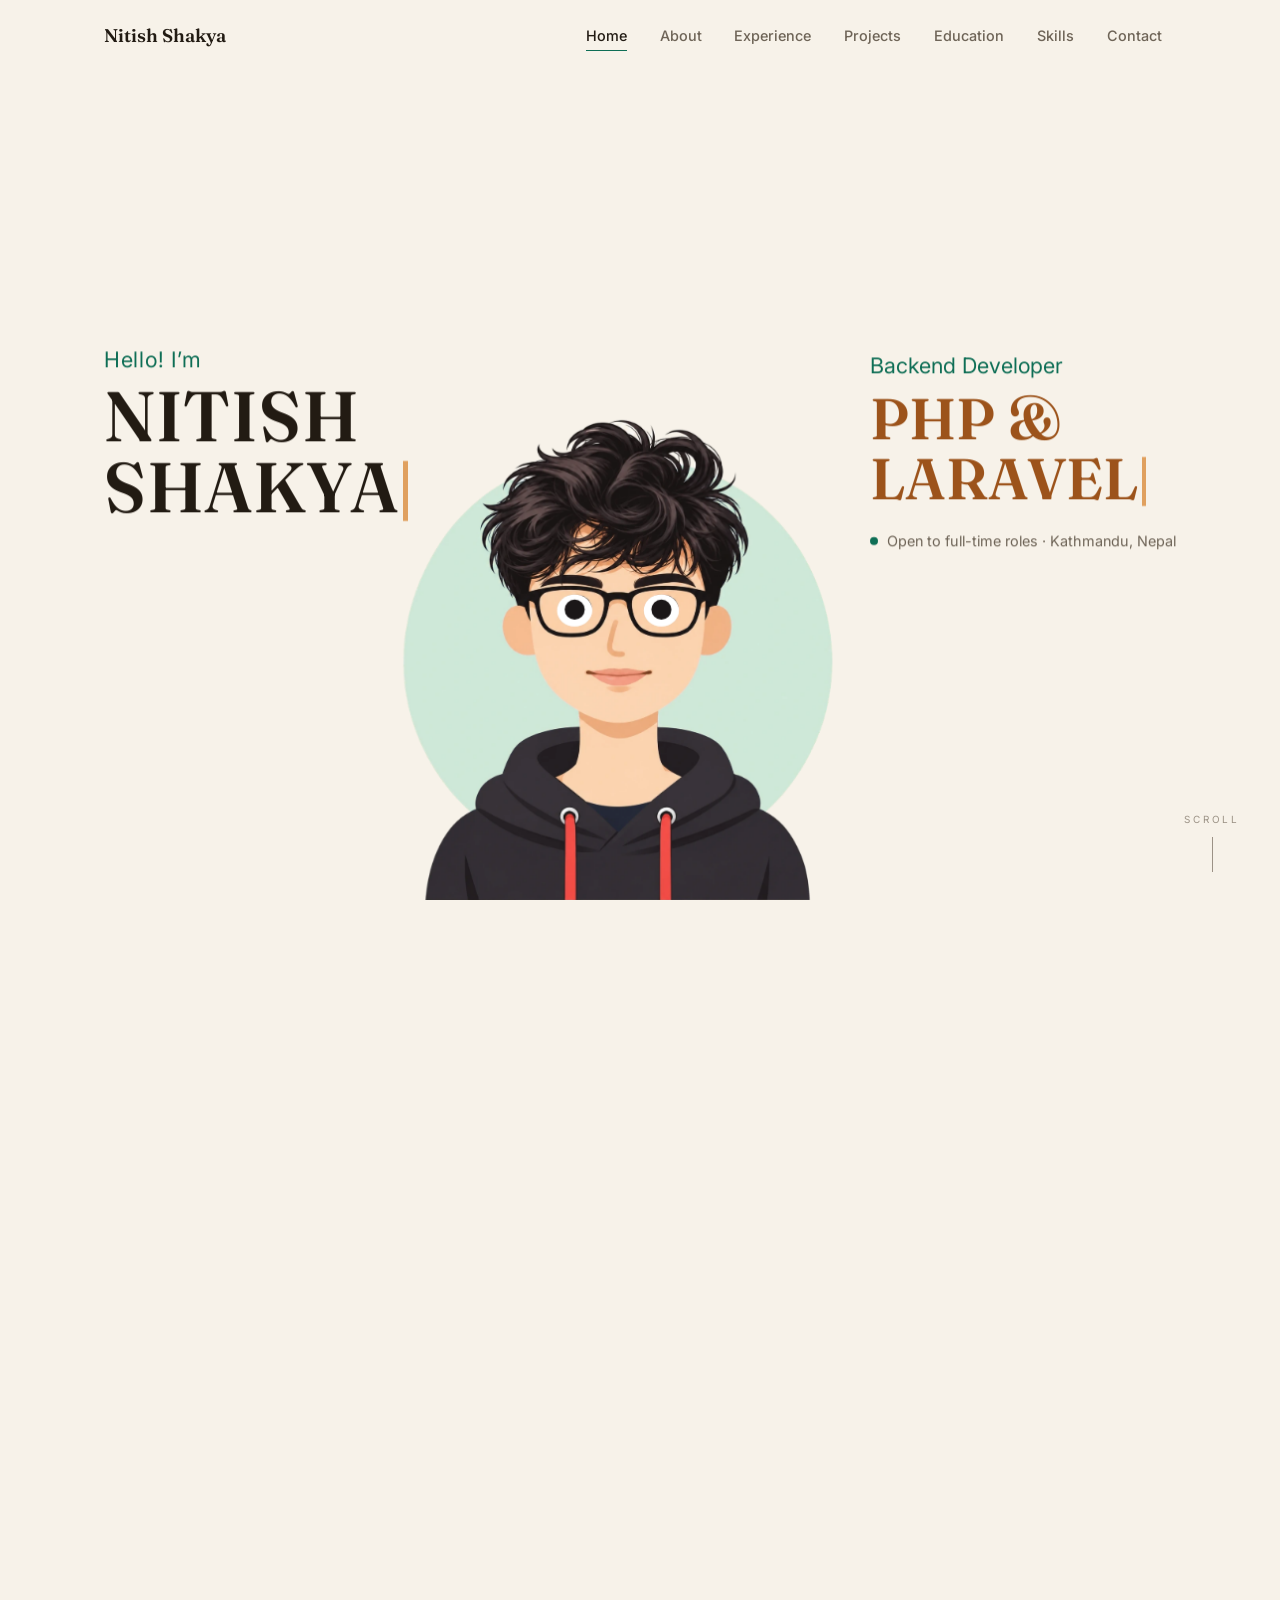
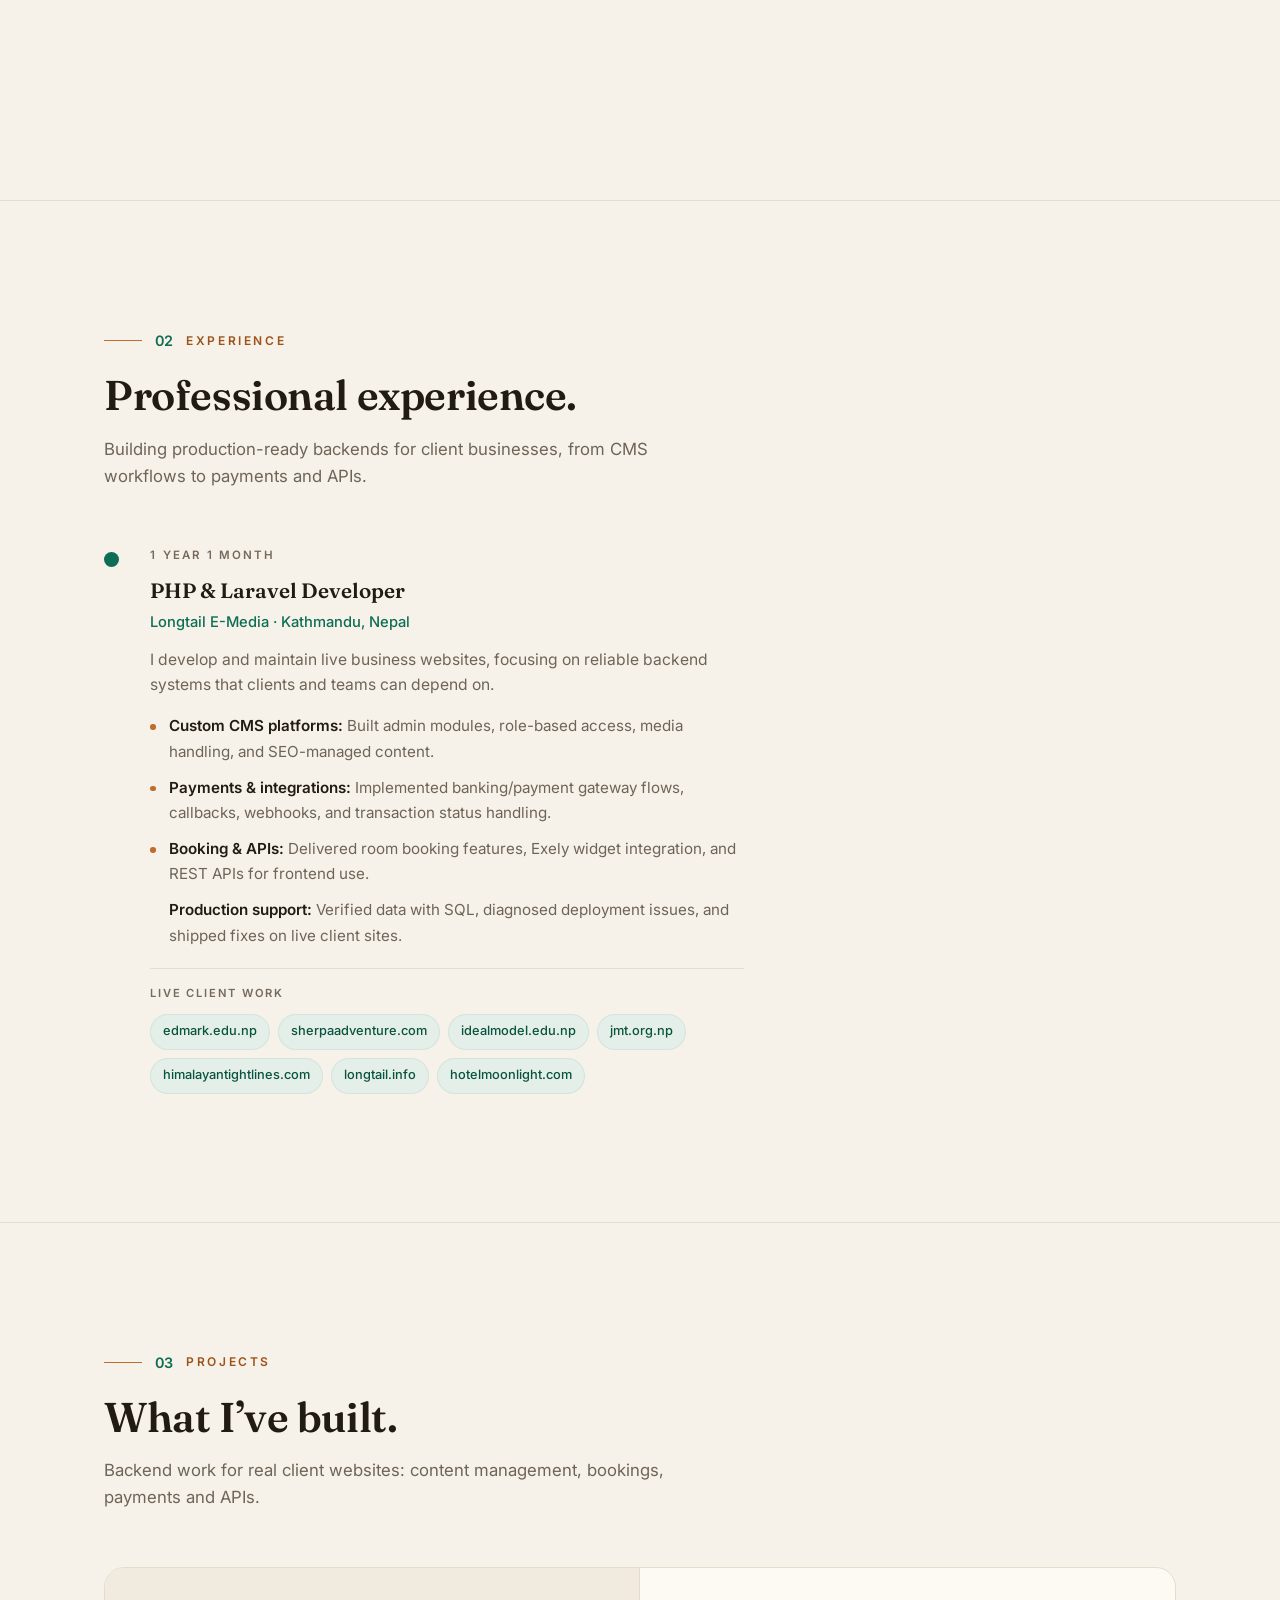
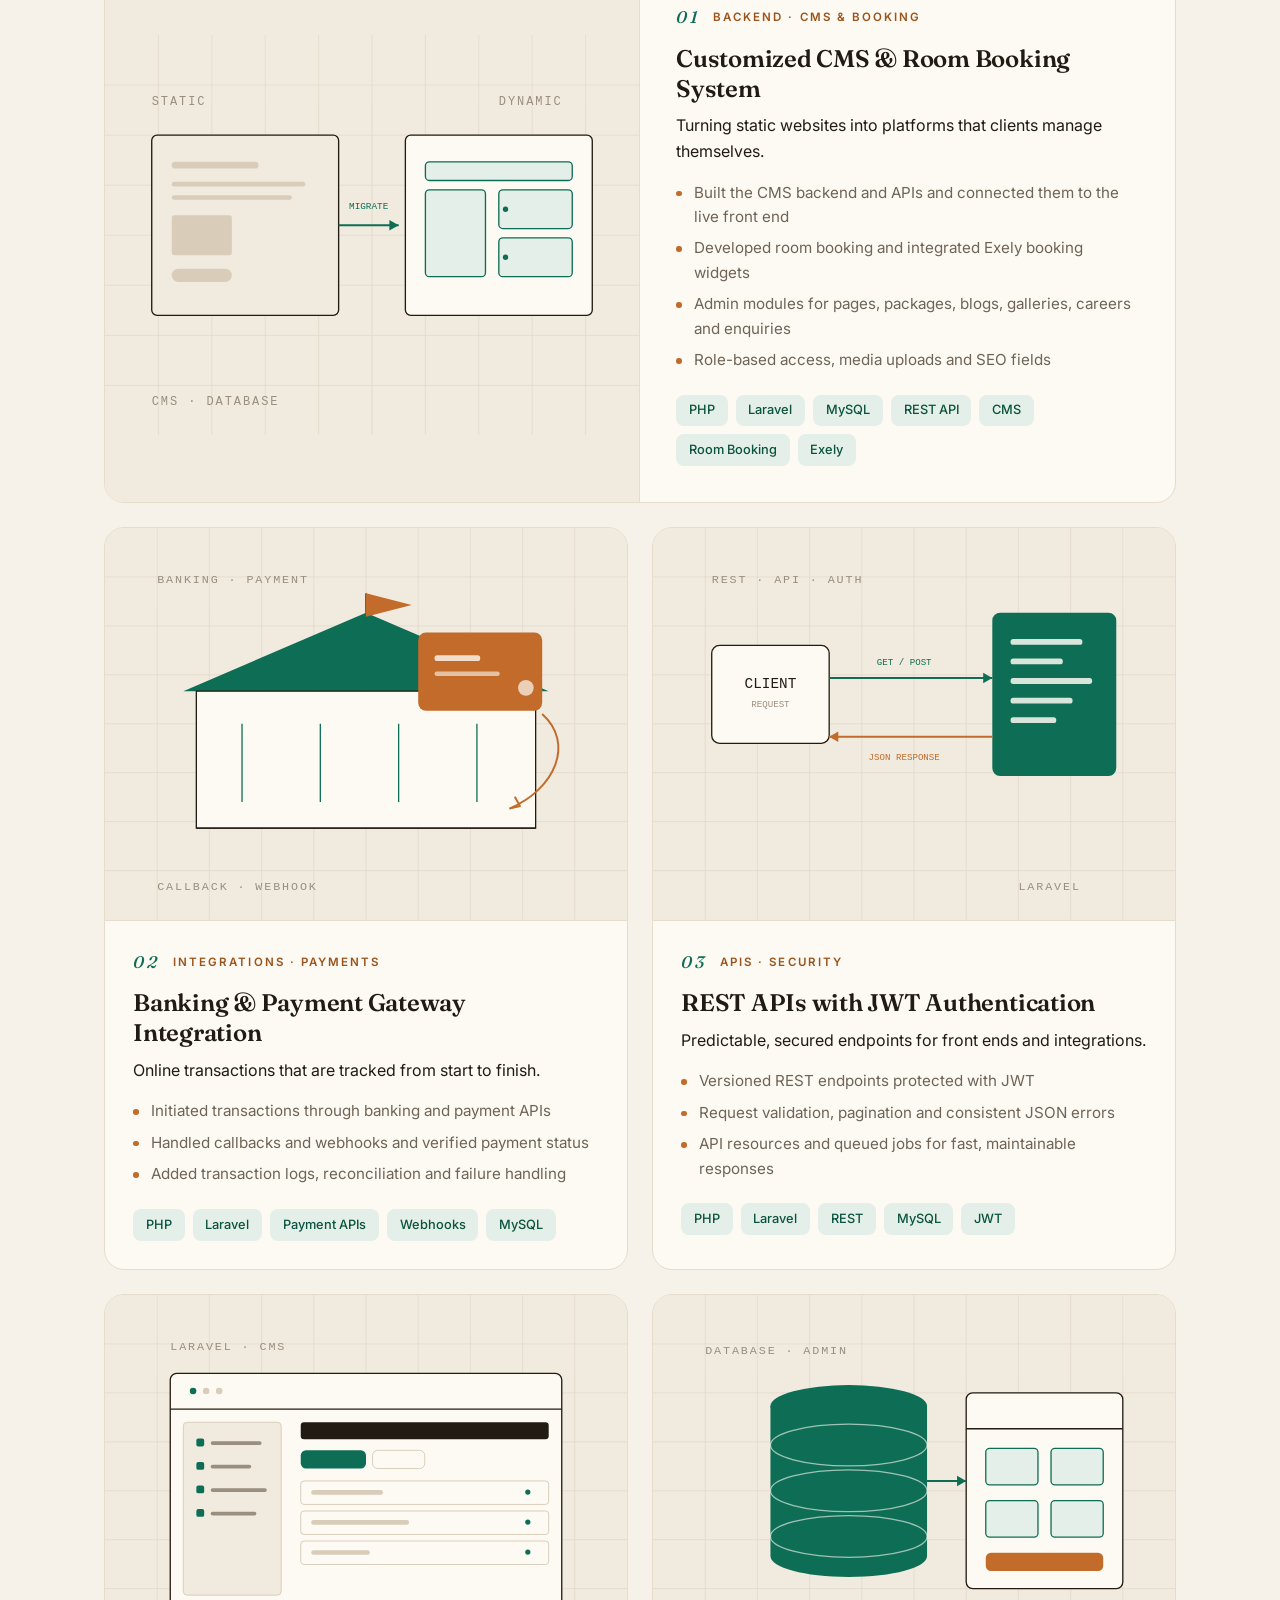
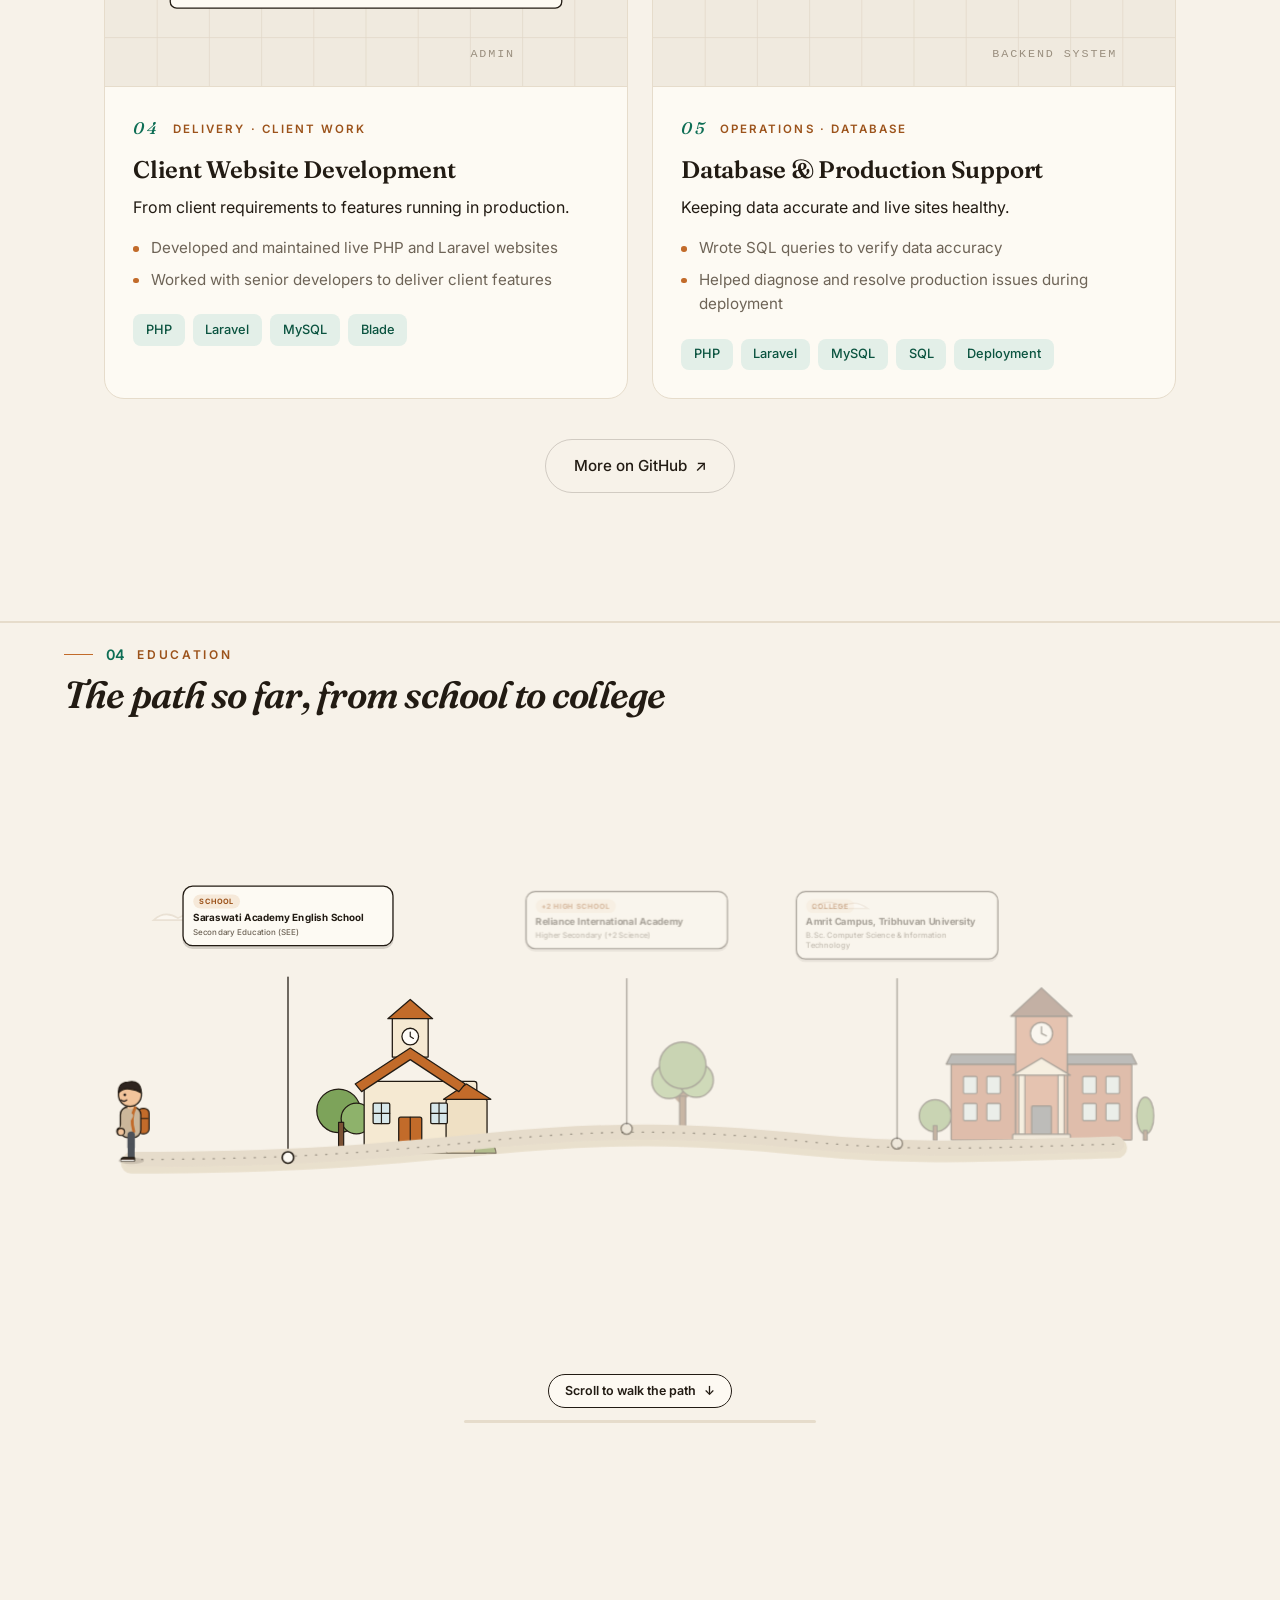
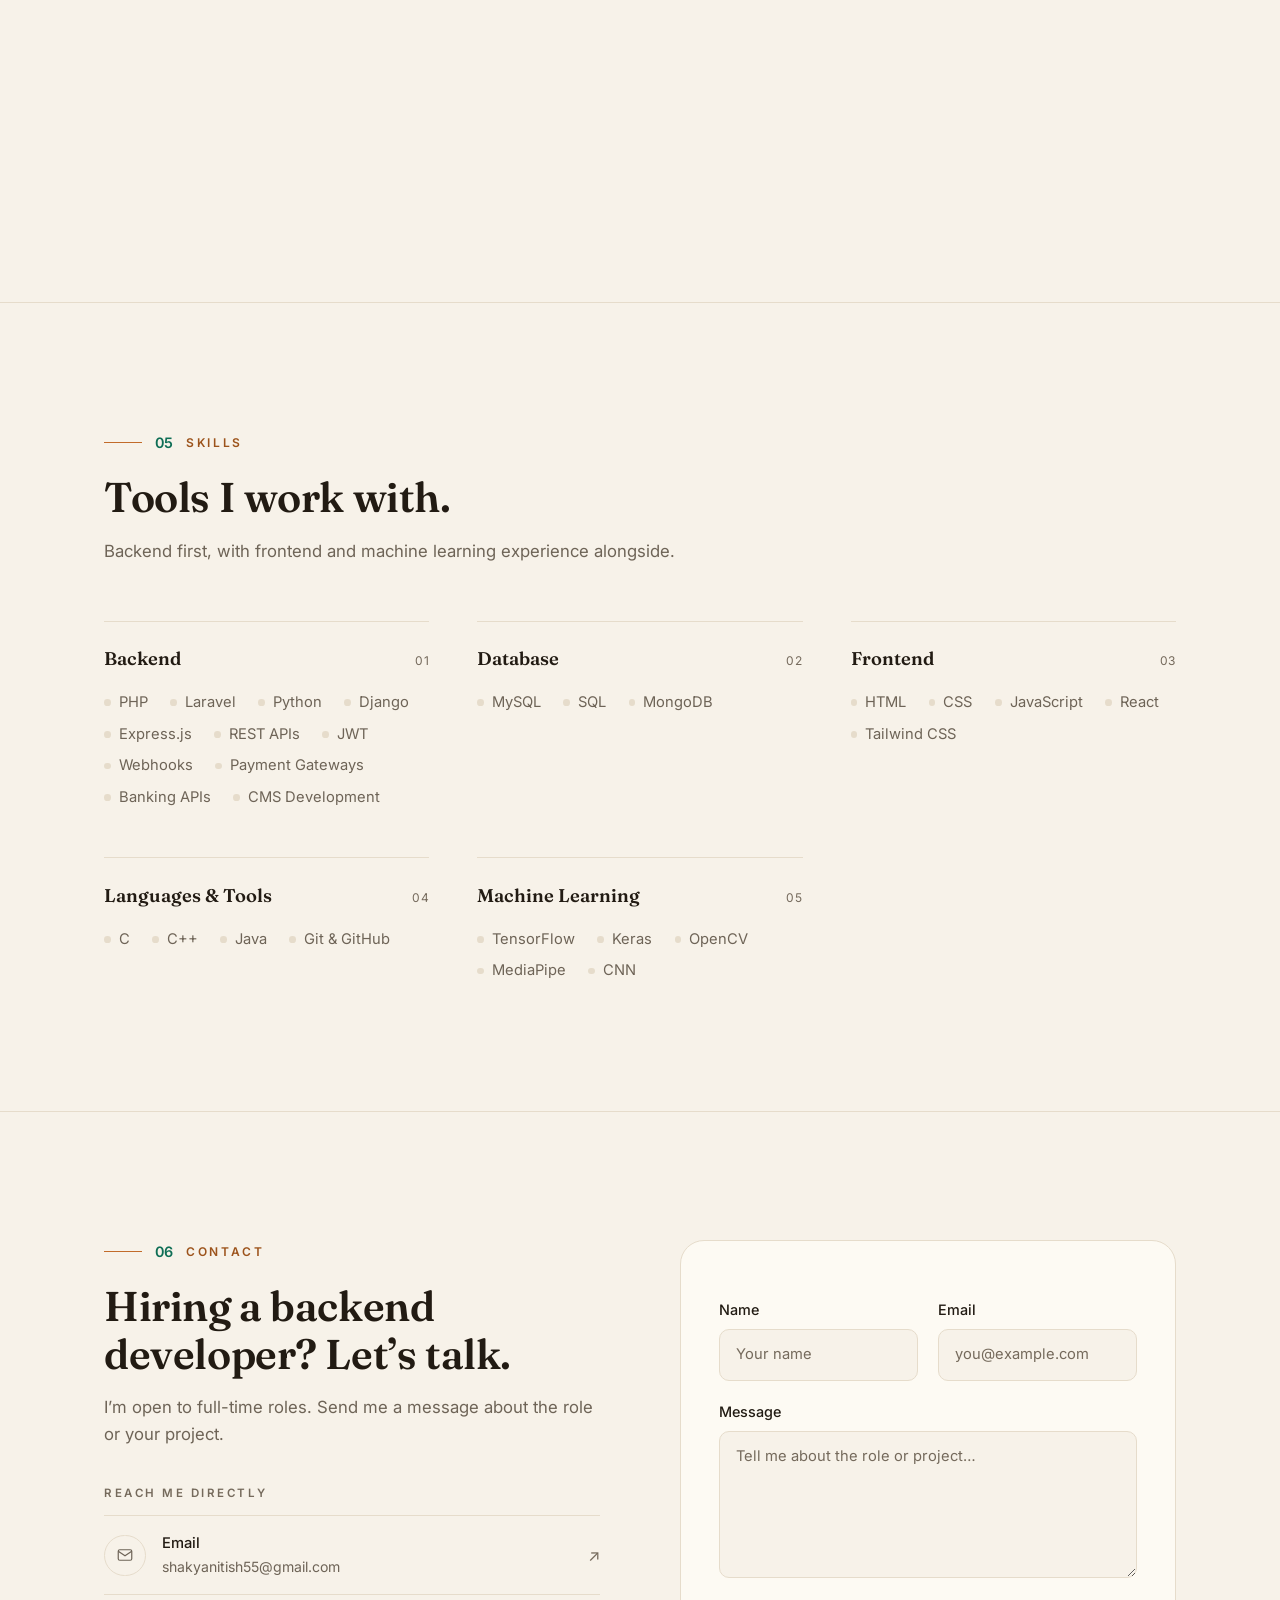
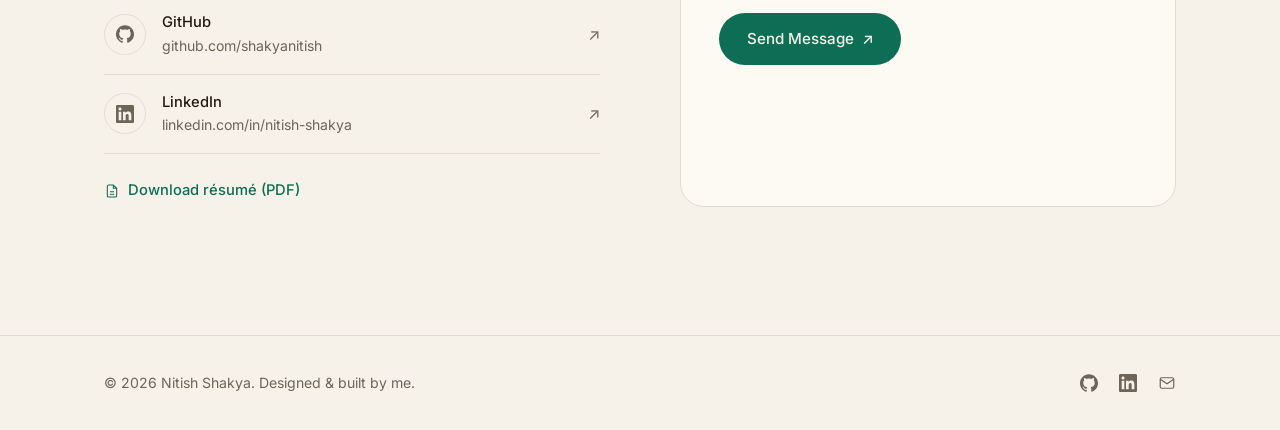
<file: index.html>
<!DOCTYPE html>
<html lang="en" class="js">
<head>
<meta charset="UTF-8">
<meta name="viewport" content="width=device-width, initial-scale=1.0">
<title>Nitish Shakya — PHP & Laravel Backend Developer, Kathmandu</title>
<meta name="description" content="Nitish Shakya is a PHP and Laravel backend developer in Kathmandu, Nepal, building custom CMS platforms, payment and banking integrations and REST APIs. Open to full-time roles.">
<meta name="robots" content="index,follow,max-image-preview:large">
<link rel="canonical" href="https://www.nitishshakya.com.np/">
<script>
(function () {
  var host = "www.nitishshakya.com.np";
  var apex = "nitishshakya.com.np";
  var current = location.hostname.toLowerCase();
  if (current !== apex && current !== host) return;
  var path = location.pathname.replace(/\/index\.html$/, "/");
  if (current !== host || location.protocol !== "https:" || path !== location.pathname) {
    location.replace("https://" + host + path + location.search + location.hash);
  }
})();
</script>
<script>(function(w,d,s,l,i){w[l]=w[l]||[];w[l].push({'gtm.start':new Date().getTime(),event:'gtm.js'});var f=d.getElementsByTagName(s)[0],j=d.createElement(s),dl=l!='dataLayer'?'&l='+l:'';j.async=true;j.src='https://www.googletagmanager.com/gtm.js?id='+i+dl;f.parentNode.insertBefore(j,f);})(window,document,'script','dataLayer','GTM-PB23G37D');</script>
<meta property="og:url" content="https://www.nitishshakya.com.np/">
<meta property="og:type" content="website">
<meta property="og:title" content="Nitish Shakya — PHP & Laravel Backend Developer">
<meta property="og:description" content="PHP and Laravel backend developer: custom CMS platforms, payment and banking integrations, REST APIs. Open to full-time roles.">
<meta property="og:image" content="https://www.nitishshakya.com.np/logo-mark.png">
<meta name="twitter:card" content="summary">
<script type="application/ld+json">{"@context":"https://schema.org","@type":"Person","name":"Nitish Shakya","url":"https://www.nitishshakya.com.np/","jobTitle":"Backend Developer","email":"mailto:shakyanitish55@gmail.com","address":{"@type":"PostalAddress","addressLocality":"Kathmandu","addressCountry":"NP"},"sameAs":["https://github.com/shakyanitish","https://www.linkedin.com/in/nitish-shakya-1916a1303/"],"alumniOf":"Tribhuvan University"}</script>
<style>
:root{--paper:#f7f2e9;--surface:#fdfaf3;--ink:#221b13;--muted:#6e6457;--faint:#756a5c;--line:#e6dccb;--emerald:#0e6e55;--emerald-deep:#0a533f;--amber:#c26b2a;--amber-deep:#9c531b;--font-display:"Fraunces",Georgia,serif;--font-body:"Inter",ui-sans-serif,system-ui,sans-serif;--ease:cubic-bezier(.22,1,.36,1)}
*,*::before,*::after{box-sizing:border-box;margin:0;padding:0}
html{scroll-behavior:smooth;scroll-padding-top:5.5rem}
body{background:var(--paper);color:var(--ink);font-family:var(--font-body);line-height:1.6;-webkit-font-smoothing:antialiased}
a{color:inherit;text-decoration:none}
ul{list-style:none}
img,svg{display:block;max-width:100%}
button{font:inherit;cursor:pointer;border:none;background:none;color:inherit}
.container{max-width:72rem;margin-inline:auto;padding-inline:1.5rem}
@media(min-width:768px){.container{padding-inline:2.5rem}}
.skip-link{position:absolute;left:1rem;top:-100px;z-index:200;background:var(--ink);color:var(--paper);padding:.7rem 1.2rem;border-radius:8px}
.skip-link:focus{top:1rem}
.js .reveal{opacity:0;transform:translateY(26px);transition:opacity .7s var(--ease),transform .7s var(--ease)}
.reveal.is-visible{opacity:1;transform:none}
.nav{position:fixed;inset:0 0 auto 0;z-index:100;border-bottom:1px solid transparent}
.nav.is-scrolled{background:rgba(247,242,233,.85);backdrop-filter:blur(10px);border-bottom-color:var(--line)}
.nav-inner{display:flex;align-items:center;justify-content:space-between;height:4rem}
@media(min-width:768px){.nav-inner{height:4.5rem}}
.nav-logo{font-family:var(--font-display);font-size:1.15rem;font-weight:600}
.nav-links{display:none;align-items:center;gap:.25rem}
@media(min-width:768px){.nav-links{display:flex}}
.nav-links a{padding:.5rem .9rem;font-size:.9rem;font-weight:500;color:var(--muted)}
.nav-toggle{display:inline-flex;flex-direction:column;width:2.6rem;height:2.6rem;align-items:center;justify-content:center;border-radius:8px;color:var(--ink)}
@media(min-width:768px){.nav-toggle{display:none}}
.nav-toggle .bar{display:block;width:20px;height:2px;background:currentColor;margin:2.2px 0;border-radius:2px}
.mobile-menu{display:none;overflow:hidden}
.hero{position:relative}.intro-man{display:block;width:min(100%,34rem);height:auto;margin-inline:auto}.hero-title{font-family:var(--font-display)}
.hero-lines,.hero-line{display:block}
.hero-greeting{display:block;font-family:var(--font-body);font-size:1.35rem;font-weight:400;text-transform:none;color:var(--emerald);margin-bottom:.6rem}
.sr-only{position:absolute;width:1px;height:1px;padding:0;margin:-1px;overflow:hidden;clip:rect(0,0,0,0);white-space:nowrap;border:0}
.js [data-stagger]{opacity:0}.js [data-stagger].is-staggered{opacity:1}
.type-char{position:relative;visibility:hidden}.type-char.on{visibility:visible}
.type-char.cur::after{content:"";position:absolute;left:100%;bottom:.14em;width:.08em;height:.85em;margin-left:.06em;background:#e0a05e;animation:typeBlink 1.05s steps(1) infinite}
@keyframes typeBlink{50%{opacity:0}}
.btn{display:inline-flex;align-items:center;gap:.5rem;padding:.85rem 1.7rem;border-radius:999px;font-size:.95rem;font-weight:500}
.btn--primary{background:var(--emerald);color:var(--paper)}
.btn--ghost{border:1px solid rgba(34,27,19,.18);color:var(--ink)}
.svg-defs{display:none}
</style>
<noscript><style>.js [data-stagger]{opacity:1}</style></noscript>
<link rel="preload" as="style" href="styles.css" onload="this.onload=null;this.rel='stylesheet'">
<noscript><link rel="stylesheet" href="styles.css"></noscript>
<link rel="preconnect" href="https://fonts.googleapis.com">
<link rel="preconnect" href="https://fonts.gstatic.com" crossorigin>
<link rel="preload" as="style" href="https://fonts.googleapis.com/css2?family=Fraunces:ital,opsz,wght@0,9..144,400;0,9..144,500;0,9..144,600;1,9..144,400;1,9..144,500&family=Inter:wght@400;500;600&display=swap">
<link rel="stylesheet" href="https://fonts.googleapis.com/css2?family=Fraunces:ital,opsz,wght@0,9..144,400;0,9..144,500;0,9..144,600;1,9..144,400;1,9..144,500&family=Inter:wght@400;500;600&display=swap" media="print" onload="this.media='all'">
<noscript><link rel="stylesheet" href="https://fonts.googleapis.com/css2?family=Fraunces:ital,opsz,wght@0,9..144,400;0,9..144,500;0,9..144,600;1,9..144,400;1,9..144,500&family=Inter:wght@400;500;600&display=swap"></noscript>
<link rel="icon" href="favicon.svg" type="image/svg+xml">
<link rel="icon" href="favicon.ico" sizes="32x32">
<link rel="apple-touch-icon" href="logo-mark.png">

  <!-- Structured data for SEO & AI Overview -->
  <script type="application/ld+json">
  {
    "@context": "https://schema.org",
    "@type": "WebSite",
    "@id": "https://www.nitishshakya.com.np/#website",
    "url": "https://www.nitishshakya.com.np/",
    "name": "Nitish Shakya",
    "alternateName": "Nitish Shakya — Portfolio",
    "description": "PHP and Laravel backend developer in Kathmandu, Nepal, building custom CMS platforms, payment and banking integrations and REST APIs.",
    "inLanguage": "en",
    "publisher": {
      "@id": "https://www.nitishshakya.com.np/#person"
    }
  }
  </script>

  <script type="application/ld+json">
  {
    "@context": "https://schema.org",
    "@type": "Person",
    "@id": "https://www.nitishshakya.com.np/#person",
    "name": "Nitish Shakya",
    "url": "https://www.nitishshakya.com.np/",
    "email": "shakyanitish55@gmail.com",
    "jobTitle": "PHP Backend Developer",
    "description": "PHP and Laravel backend developer in Kathmandu, Nepal, building custom CMS platforms, payment and banking integrations and REST APIs.",
    "image": "https://www.nitishshakya.com.np/assets/nitish-shakya.jpg",
    "knowsAbout": ["PHP", "Laravel", "MySQL", "JavaScript", "React", "Python", "Django", "TensorFlow", "OpenCV", "MediaPipe", "Machine Learning", "REST APIs", "JWT Authentication", "Webhooks", "CMS Development", "Payment Gateway Integration", "Booking API Integration"],
    "worksFor": {
      "@type": "Organization",
      "name": "Longtail E-Media"
    },
    "alumniOf": {
      "@type": "CollegeOrUniversity",
      "name": "Amrit Campus, Tribhuvan University"
    },
    "address": {
      "@type": "PostalAddress",
      "addressLocality": "Kathmandu",
      "addressCountry": "NP"
    },
    "sameAs": [
      "https://github.com/shakyanitish",
      "https://www.linkedin.com/in/nitish-shakya-1916a1303/",
      "mailto:shakyanitish55@gmail.com"
    ],
    "mainEntityOfPage": {
      "@type": "WebSite",
      "@id": "https://www.nitishshakya.com.np/#website"
    }
  }
  </script>

  <script type="application/ld+json">
  {
    "@context": "https://schema.org",
    "@type": "ProfilePage",
    "@id": "https://www.nitishshakya.com.np/#profilepage",
    "url": "https://www.nitishshakya.com.np/",
    "name": "Nitish Shakya — Portfolio",
    "mainEntity": {
      "@id": "https://www.nitishshakya.com.np/#person"
    },
    "primaryImageOfPage": {
      "@type": "ImageObject",
      "@id": "https://www.nitishshakya.com.np/assets/nitish-shakya.jpg",
      "contentUrl": "https://www.nitishshakya.com.np/assets/nitish-shakya.jpg",
      "url": "https://www.nitishshakya.com.np/assets/nitish-shakya.jpg",
      "name": "Nitish Shakya portrait",
      "caption": "Nitish Shakya — PHP Backend Developer in Kathmandu, Nepal",
      "width": 640,
      "height": 640,
      "representativeOfPage": true
    }
  }
  </script>
</head>
<body>
<noscript><iframe src="https://www.googletagmanager.com/ns.html?id=GTM-PB23G37D" height="0" width="0" style="display:none;visibility:hidden"></iframe></noscript>
<svg class="svg-defs" aria-hidden="true" focusable="false">
  <g id="project-grid">
    <rect width="800" height="600" fill="#f0eadf"/>
    <g stroke="#d9cdba" stroke-width="1" opacity=".65">
      <line x1="80" y1="0" x2="80" y2="600"/><line x1="160" y1="0" x2="160" y2="600"/><line x1="240" y1="0" x2="240" y2="600"/><line x1="320" y1="0" x2="320" y2="600"/><line x1="400" y1="0" x2="400" y2="600"/><line x1="480" y1="0" x2="480" y2="600"/><line x1="560" y1="0" x2="560" y2="600"/><line x1="640" y1="0" x2="640" y2="600"/><line x1="720" y1="0" x2="720" y2="600"/>
      <line x1="0" y1="75" x2="800" y2="75"/><line x1="0" y1="150" x2="800" y2="150"/><line x1="0" y1="225" x2="800" y2="225"/><line x1="0" y1="300" x2="800" y2="300"/><line x1="0" y1="375" x2="800" y2="375"/><line x1="0" y1="450" x2="800" y2="450"/><line x1="0" y1="525" x2="800" y2="525"/>
    </g>
  </g>
  <symbol id="i-github" viewBox="0 0 24 24" fill="currentColor"><path d="M12 .297c-6.63 0-12 5.373-12 12 0 5.303 3.438 9.8 8.205 11.385.6.113.82-.258.82-.577 0-.285-.01-1.04-.015-2.04-3.338.724-4.042-1.61-4.042-1.61C4.422 18.07 3.633 17.7 3.633 17.7c-1.087-.744.084-.729.084-.729 1.205.084 1.838 1.236 1.838 1.236 1.07 1.835 2.809 1.305 3.495.998.108-.776.417-1.305.76-1.605-2.665-.3-5.466-1.332-5.466-5.93 0-1.31.465-2.38 1.235-3.22-.135-.303-.54-1.523.105-3.176 0 0 1.005-.322 3.3 1.23.96-.267 1.98-.399 3-.405 1.02.006 2.04.138 3 .405 2.28-1.552 3.285-1.23 3.285-1.23.645 1.653.24 2.873.12 3.176.765.84 1.23 1.91 1.23 3.22 0 4.61-2.805 5.625-5.475 5.92.42.36.81 1.096.81 2.22 0 1.606-.015 2.896-.015 3.286 0 .315.21.69.825.57C20.565 22.092 24 17.592 24 12.297c0-6.627-5.373-12-12-12"/></symbol>
  <symbol id="i-linkedin" viewBox="0 0 24 24" fill="currentColor"><path d="M20.447 20.452h-3.554v-5.569c0-1.328-.027-3.037-1.852-3.037-1.853 0-2.136 1.445-2.136 2.939v5.667H9.351V9h3.414v1.561h.046c.477-.9 1.637-1.85 3.37-1.85 3.601 0 4.267 2.37 4.267 5.455v6.286zM5.337 7.433c-1.144 0-2.063-.926-2.063-2.065 0-1.138.92-2.063 2.063-2.063 1.14 0 2.064.925 2.064 2.063 0 1.139-.925 2.065-2.064 2.065zm1.782 13.019H3.555V9h3.564v11.452zM22.225 0H1.771C.792 0 0 .774 0 1.729v20.542C0 23.227.792 24 1.771 24h20.451C23.2 24 24 23.227 24 22.271V1.729C24 .774 23.2 0 22.225 0z"/></symbol>
  <symbol id="i-email" viewBox="0 0 24 24" fill="none" stroke="currentColor" stroke-width="1.6"><rect x="3" y="5" width="18" height="14" rx="2"/><path d="m3 7 9 6 9-6"/></symbol>
  <symbol id="i-file" viewBox="0 0 24 24" fill="none" stroke="currentColor" stroke-width="1.6"><path d="M14 3H7a2 2 0 0 0-2 2v14a2 2 0 0 0 2 2h10a2 2 0 0 0 2-2V8z"/><path d="M14 3v5h5"/><path d="M9 13h6M9 17h6"/></symbol>
</svg>
<a class="skip-link" href="#main">Skip to content</a>

<header class="nav" id="nav">
  <div class="container nav-inner">
    <a class="nav-logo" href="#home">Nitish Shakya</a>
    <nav aria-label="Primary">
      <ul class="nav-links">
        <li><a href="#home" class="is-active">Home</a></li>
        <li><a href="#about">About</a></li>
        <li><a href="#experience">Experience</a></li>
        <li><a href="#projects">Projects</a></li>
        <li><a href="#education">Education</a></li>
        <li><a href="#skills">Skills</a></li>
        <li><a href="#contact">Contact</a></li>
      </ul>
    </nav>
    <button class="nav-toggle" id="nav-toggle" aria-expanded="false" aria-controls="mobile-menu" aria-label="Open menu">
      <span class="bar"></span><span class="bar"></span><span class="bar"></span>
    </button>
  </div>
  <nav class="mobile-menu" id="mobile-menu" aria-label="Mobile">
    <div class="container">
      <a href="#home"><span>Home</span></a>
      <a href="#about"><span>About</span></a>
      <a href="#experience"><span>Experience</span></a>
      <a href="#projects"><span>Projects</span></a>
      <a href="#education"><span>Education</span></a>
      <a href="#skills"><span>Skills</span></a>
      <a href="#contact"><span>Contact</span></a>
    </div>
  </nav>
</header>

<main id="main">

  <!-- ============ HERO + ABOUT ============ -->
  <div class="intro" id="intro">
    <div class="intro-stage">
      <svg class="man intro-man" id="man" viewBox="60 15 1100 1224" role="img" aria-label="Cartoon of a developer with glasses and a dark hoodie">
        <g class="man-body">
          <image href="man.webp" width="1215" height="1295"/>
          <!-- redrawn eyes on top of the picture, so they can follow the pointer and blink -->
          <g fill="#fff"><ellipse cx="498" cy="502" rx="44.5" ry="40.5"/><ellipse cx="718.5" cy="502" rx="44.5" ry="40.5"/></g>
          <g class="man-pupils" fill="#1b1718"><circle cx="498" cy="500" r="25.5"/><circle cx="718.5" cy="500" r="25.5"/></g>
          <g fill="#fbd0aa" stroke="#3a2a28" stroke-width="4">
            <ellipse class="man-lid" cx="498" cy="502" rx="45" ry="41"/><ellipse class="man-lid" cx="718.5" cy="502" rx="45" ry="41"/>
          </g>
        </g>
      </svg>
    </div>

    <section class="hero" id="home" aria-labelledby="hero-title">
      <div class="container hero-grid">
        <h1 class="hero-title" id="hero-title">
          <span class="sr-only">Hello! I’m Nitish Shakya</span>
          <span class="hero-lines" aria-hidden="true"><span class="hero-greeting" data-stagger>Hello! I’m</span><span class="hero-line" data-stagger>Nitish</span><span class="hero-line" data-stagger>Shakya</span></span>
        </h1>
        <div class="hero-role">
          <p class="sr-only">Backend Developer, PHP &amp; Laravel</p>
          <div aria-hidden="true">
            <p class="hero-role-label" data-stagger>Backend Developer</p>
            <p class="hero-role-big"><span data-stagger>PHP &amp;</span><br><span data-stagger>Laravel</span></p>
          </div>
          <p class="hero-eyebrow"><i aria-hidden="true"></i>Open to full-time roles · Kathmandu, Nepal</p>
        </div>
      </div>
      <a class="scroll-hint" href="#about" aria-label="Scroll to about section">Scroll<i aria-hidden="true"></i></a>
    </section>

    <section class="about" id="about" aria-labelledby="about-title">
      <div class="container">
        <div class="about-text reveal">
          <h2 class="about-label" id="about-title">About Me</h2>
          <p class="about-lead">I build the backend that lets businesses run their own websites: custom CMS platforms, room booking, and payment gateway and banking API integrations. With <span id="hero-exp">1 year</span> of PHP and Laravel on live client projects, I’m ready to own features end to end in a team that ships.</p>
          <div class="term" id="term" aria-hidden="true">
        <div class="term-bar">
          <i></i><i></i><i></i>
          <span class="term-title">nitish@portfolio: ~/cv</span>
        </div>
        <pre class="term-body"><code id="term-code"></code></pre>
      </div>
          <div class="hero-cta">
          <a class="btn btn--primary" href="#projects">See My Work <span class="arr">↓</span></a>
          <a class="btn btn--ghost" href="resume.pdf" target="_blank" rel="noopener noreferrer">View Résumé</a>
          <a class="btn btn--ghost" href="#contact">Hire Me</a>
        </div>
          <div class="hero-socials">
          <a href="https://github.com/shakyanitish" target="_blank" rel="noreferrer" aria-label="GitHub">
            <svg width="16" height="16" aria-hidden="true"><use href="#i-github"></use></svg>
            GitHub
          </a>
          <a href="https://www.linkedin.com/in/nitish-shakya-1916a1303/" target="_blank" rel="noreferrer" aria-label="LinkedIn">
            <svg width="16" height="16" aria-hidden="true"><use href="#i-linkedin"></use></svg>
            LinkedIn
          </a>
          <a href="mailto:shakyanitish55@gmail.com" aria-label="Email">
            <svg width="16" height="16" aria-hidden="true"><use href="#i-email"></use></svg>
            Email
          </a>
        </div>
        </div>
      </div>
    </section>
  </div>

  <!-- ============ EXPERIENCE ============ -->
  <section class="section" id="experience" aria-labelledby="experience-title">
    <div class="container">
      <div class="reveal">
        <p class="eyebrow"><i>02</i><span>Experience</span></p>
        <h2 class="section-title" id="experience-title">Professional experience.</h2>
        <p class="section-intro">Building production-ready backends for client businesses, from CMS workflows to payments and APIs.</p>
      </div>

      <ul class="timeline">
        <li class="reveal">
          <p class="timeline-period" data-start="2025-10-27">Calculating...</p>
          <h3 class="timeline-title">PHP &amp; Laravel Developer</h3>
          <p class="timeline-role">Longtail E-Media · Kathmandu, Nepal</p>
          <p class="timeline-desc">I develop and maintain live business websites, focusing on reliable backend systems that clients and teams can depend on.</p>
          <ul class="timeline-points">
            <li><strong>Custom CMS platforms:</strong> Built admin modules, role-based access, media handling, and SEO-managed content.</li>
            <li><strong>Payments &amp; integrations:</strong> Implemented banking/payment gateway flows, callbacks, webhooks, and transaction status handling.</li>
            <li><strong>Booking &amp; APIs:</strong> Delivered room booking features, Exely widget integration, and REST APIs for frontend use.</li>
            <li><strong>Production support:</strong> Verified data with SQL, diagnosed deployment issues, and shipped fixes on live client sites.</li>
          </ul>
          <div class="timeline-meta">
            <p class="timeline-meta-label">Live client work</p>
            <ul class="site-links">
              <li><a href="https://www.edmark.edu.np/" target="_blank" rel="noreferrer">edmark.edu.np</a></li>
              <li><a href="https://www.sherpaadventure.com/" target="_blank" rel="noreferrer">sherpaadventure.com</a></li>
              <li><a href="https://www.idealmodel.edu.np/" target="_blank" rel="noreferrer">idealmodel.edu.np</a></li>
              <li><a href="https://www.jmt.org.np/" target="_blank" rel="noreferrer">jmt.org.np</a></li>
              <li><a href="https://www.himalayantightlines.com/" target="_blank" rel="noreferrer">himalayantightlines.com</a></li>
              <li><a href="https://www.longtail.info/" target="_blank" rel="noreferrer">longtail.info</a></li>
              <li><a href="https://www.hotelmoonlight.com/" target="_blank" rel="noreferrer">hotelmoonlight.com</a></li>
            </ul>
          </div>
        </li>
      </ul>
    </div>
  </section>

  <!-- ============ PROJECTS ============ -->
  <section class="section" id="projects" aria-labelledby="projects-title">
    <div class="container">
      <div class="reveal">
        <p class="eyebrow"><i>03</i><span>Projects</span></p>
        <h2 class="section-title" id="projects-title">What I&rsquo;ve built.</h2>
        <p class="section-intro">Backend work for real client websites: content management, bookings, payments and APIs.</p>
      </div>

      <div class="projects-list">

        <!-- 01 CMS system -->
        <article class="project project--featured reveal">
          <div class="project-media">
            <svg viewBox="0 0 800 600" role="img" aria-label="Abstract illustration of a static website being converted into a dynamic database-driven site">
              <use href="#project-grid"/>
              <rect x="70" y="150" width="280" height="270" rx="8" fill="#f0eadf" stroke="#221b13" stroke-width="2"/>
              <g fill="#d9cdba"><rect x="100" y="190" width="130" height="10" rx="5"/><rect x="100" y="220" width="200" height="7" rx="3.5"/><rect x="100" y="240" width="180" height="7" rx="3.5"/><rect x="100" y="270" width="90" height="60" rx="4"/></g>
              <rect x="100" y="350" width="90" height="20" rx="10" fill="#d9cdba"/>
              <path d="M350 285 H440" stroke="#0e6e55" stroke-width="3" fill="none"/>
              <path d="M440 285 l-14 -8 v16 z" fill="#0e6e55"/>
              <text x="395" y="260" text-anchor="middle" font-family="ui-monospace,monospace" font-size="14" fill="#0e6e55">MIGRATE</text>
              <rect x="450" y="150" width="280" height="270" rx="8" fill="#fdfaf3" stroke="#221b13" stroke-width="2"/>
              <g fill="#e3efe8" stroke="#0e6e55" stroke-width="2"><rect x="480" y="190" width="220" height="28" rx="6"/><rect x="480" y="232" width="90" height="130" rx="6"/><rect x="590" y="232" width="110" height="58" rx="6"/><rect x="590" y="304" width="110" height="58" rx="6"/></g>
              <g fill="#0e6e55"><circle cx="600" cy="261" r="4"/><circle cx="600" cy="333" r="4"/></g>
              <text x="70" y="105" font-family="ui-monospace,monospace" font-size="18" letter-spacing=".16em" fill="#9a8f7f">STATIC</text>
              <text x="590" y="105" font-family="ui-monospace,monospace" font-size="18" letter-spacing=".16em" fill="#9a8f7f">DYNAMIC</text>
              <text x="70" y="555" font-family="ui-monospace,monospace" font-size="18" letter-spacing=".16em" fill="#9a8f7f">CMS · DATABASE</text>
            </svg>
          </div>
          <div class="project-body">
            <p class="project-tag"><span class="num">01</span><span>Backend · CMS &amp; booking</span></p>
            <h3 class="project-title">Customized CMS &amp; Room Booking System</h3>
            <p class="project-desc">Turning static websites into platforms that clients manage themselves.</p>
            <ul class="project-points"><li>Built the CMS backend and APIs and connected them to the live front end</li><li>Developed room booking and integrated Exely booking widgets</li><li>Admin modules for pages, packages, blogs, galleries, careers and enquiries</li><li>Role-based access, media uploads and SEO fields</li></ul>
            <ul class="project-stack"><li>PHP</li><li>Laravel</li><li>MySQL</li><li>REST API</li><li>CMS</li><li>Room Booking</li><li>Exely</li></ul>
          </div>
        </article>

        <!-- 02 Banking & payment -->
        <article class="project reveal">
          <div class="project-media">
            <svg viewBox="0 0 800 600" role="img" aria-label="Abstract illustration of a payment card connected to a bank with transaction arrows">
              <use href="#project-grid"/>
              <path d="M120 250 L400 130 L680 250 Z" fill="#0e6e55"/>
              <rect x="140" y="250" width="520" height="210" fill="#fdfaf3" stroke="#221b13" stroke-width="2"/>
              <g stroke="#0e6e55" stroke-width="2"><path d="M210 300 V420"/><path d="M330 300 V420"/><path d="M450 300 V420"/><path d="M570 300 V420"/></g>
              <path d="M140 460 H660" stroke="#221b13" stroke-width="2"/>
              <rect x="480" y="160" width="190" height="120" rx="12" fill="#c26b2a"/>
              <rect x="505" y="195" width="70" height="9" rx="4" fill="#fdfaf3" opacity=".8"/>
              <rect x="505" y="220" width="100" height="7" rx="3.5" fill="#fdfaf3" opacity=".6"/>
              <circle cx="645" cy="245" r="12" fill="#fdfaf3" opacity=".7"/>
              <path d="M400 130 V100" stroke="#221b13" stroke-width="2"/>
              <path d="M400 100 L470 118 L400 136 Z" fill="#c26b2a"/>
              <path d="M670 285 C720 330 690 400 620 430" stroke="#c26b2a" stroke-width="3" fill="none"/>
              <path d="M620 430 l16 -4 l-8 -14" fill="none" stroke="#c26b2a" stroke-width="3" stroke-linejoin="round"/>
              <text x="80" y="85" font-family="ui-monospace,monospace" font-size="18" letter-spacing=".16em" fill="#9a8f7f">BANKING · PAYMENT</text>
              <text x="80" y="555" font-family="ui-monospace,monospace" font-size="18" letter-spacing=".16em" fill="#9a8f7f">CALLBACK · WEBHOOK</text>
            </svg>
          </div>
          <div class="project-body">
            <p class="project-tag"><span class="num">02</span><span>Integrations · Payments</span></p>
            <h3 class="project-title">Banking &amp; Payment Gateway Integration</h3>
            <p class="project-desc">Online transactions that are tracked from start to finish.</p>
            <ul class="project-points"><li>Initiated transactions through banking and payment APIs</li><li>Handled callbacks and webhooks and verified payment status</li><li>Added transaction logs, reconciliation and failure handling</li></ul>
            <ul class="project-stack"><li>PHP</li><li>Laravel</li><li>Payment APIs</li><li>Webhooks</li><li>MySQL</li></ul>
          </div>
        </article>

        <!-- 03 REST API & JWT -->
        <article class="project reveal">
          <div class="project-media">
            <svg viewBox="0 0 800 600" role="img" aria-label="Abstract illustration of a REST API with request and response arrows">
              <use href="#project-grid"/>
              <rect x="90" y="180" width="180" height="150" rx="12" fill="#fdfaf3" stroke="#221b13" stroke-width="2"/>
              <text x="180" y="245" text-anchor="middle" font-family="ui-monospace,monospace" font-size="22" fill="#221b13">CLIENT</text>
              <text x="180" y="275" text-anchor="middle" font-family="ui-monospace,monospace" font-size="14" fill="#9a8f7f">REQUEST</text>
              <rect x="520" y="130" width="190" height="250" rx="12" fill="#0e6e55"/>
              <g fill="#fdfaf3" opacity=".85"><rect x="548" y="170" width="110" height="9" rx="4"/><rect x="548" y="200" width="80" height="9" rx="4"/><rect x="548" y="230" width="125" height="9" rx="4"/><rect x="548" y="260" width="95" height="9" rx="4"/><rect x="548" y="290" width="70" height="9" rx="4"/></g>
              <path d="M270 230 C350 230 440 230 520 230" stroke="#0e6e55" stroke-width="3" fill="none"/>
              <path d="M520 230 l-14 -8 v16 z" fill="#0e6e55"/>
              <path d="M520 320 C440 320 350 320 270 320" stroke="#c26b2a" stroke-width="3" fill="none"/>
              <path d="M270 320 l14 -8 v16 z" fill="#c26b2a"/>
              <text x="385" y="210" text-anchor="middle" font-family="ui-monospace,monospace" font-size="14" fill="#0e6e55">GET / POST</text>
              <text x="385" y="355" text-anchor="middle" font-family="ui-monospace,monospace" font-size="14" fill="#c26b2a">JSON RESPONSE</text>
              <text x="90" y="85" font-family="ui-monospace,monospace" font-size="18" letter-spacing=".16em" fill="#9a8f7f">REST · API · AUTH</text>
              <text x="560" y="555" font-family="ui-monospace,monospace" font-size="18" letter-spacing=".16em" fill="#9a8f7f">LARAVEL</text>
            </svg>
          </div>
          <div class="project-body">
            <p class="project-tag"><span class="num">03</span><span>APIs · Security</span></p>
            <h3 class="project-title">REST APIs with JWT Authentication</h3>
            <p class="project-desc">Predictable, secured endpoints for front ends and integrations.</p>
            <ul class="project-points"><li>Versioned REST endpoints protected with JWT</li><li>Request validation, pagination and consistent JSON errors</li><li>API resources and queued jobs for fast, maintainable responses</li></ul>
            <ul class="project-stack"><li>PHP</li><li>Laravel</li><li>REST</li><li>MySQL</li><li>JWT</li></ul>
          </div>
        </article>

        <!-- 04 Client websites -->
        <article class="project reveal">
          <div class="project-media">
            <svg viewBox="0 0 800 600" role="img" aria-label="Abstract illustration of a Laravel content management dashboard">
              <use href="#project-grid"/>
              <rect x="100" y="120" width="600" height="360" rx="10" fill="#fdfaf3" stroke="#221b13" stroke-width="2"/>
              <path d="M100 175 H700" stroke="#221b13" stroke-width="2"/>
              <circle cx="135" cy="147" r="5" fill="#0e6e55"/><circle cx="155" cy="147" r="5" fill="#d9cdba"/><circle cx="175" cy="147" r="5" fill="#d9cdba"/>
              <rect x="120" y="195" width="150" height="265" rx="6" fill="#f0eadf" stroke="#d9cdba" stroke-width="1.5"/>
              <g fill="#0e6e55"><rect x="140" y="220" width="12" height="12" rx="3"/><rect x="140" y="256" width="12" height="12" rx="3"/><rect x="140" y="292" width="12" height="12" rx="3"/><rect x="140" y="328" width="12" height="12" rx="3"/></g>
              <g fill="#9a8f7f"><rect x="162" y="224" width="78" height="6" rx="3"/><rect x="162" y="260" width="62" height="6" rx="3"/><rect x="162" y="296" width="86" height="6" rx="3"/><rect x="162" y="332" width="70" height="6" rx="3"/></g>
              <rect x="300" y="195" width="380" height="26" rx="5" fill="#221b13"/>
              <rect x="300" y="238" width="100" height="28" rx="8" fill="#0e6e55"/>
              <rect x="410" y="238" width="80" height="28" rx="8" fill="none" stroke="#d9cdba" stroke-width="1.5"/>
              <g fill="none" stroke="#d9cdba" stroke-width="1.5"><rect x="300" y="285" width="380" height="36" rx="5"/><rect x="300" y="331" width="380" height="36" rx="5"/><rect x="300" y="377" width="380" height="36" rx="5"/></g>
              <g fill="#d9cdba"><rect x="316" y="299" width="110" height="7" rx="3.5"/><rect x="316" y="345" width="150" height="7" rx="3.5"/><rect x="316" y="391" width="90" height="7" rx="3.5"/></g>
              <g fill="#0e6e55"><circle cx="648" cy="302" r="4"/><circle cx="648" cy="348" r="4"/><circle cx="648" cy="394" r="4"/></g>
              <text x="100" y="85" font-family="ui-monospace,monospace" font-size="18" letter-spacing=".16em" fill="#9a8f7f">LARAVEL · CMS</text>
              <text x="560" y="555" font-family="ui-monospace,monospace" font-size="18" letter-spacing=".16em" fill="#9a8f7f">ADMIN</text>
            </svg>
          </div>
          <div class="project-body">
            <p class="project-tag"><span class="num">04</span><span>Delivery · Client work</span></p>
            <h3 class="project-title">Client Website Development</h3>
            <p class="project-desc">From client requirements to features running in production.</p>
            <ul class="project-points"><li>Developed and maintained live PHP and Laravel websites</li><li>Worked with senior developers to deliver client features</li></ul>
            <ul class="project-stack"><li>PHP</li><li>Laravel</li><li>MySQL</li><li>Blade</li></ul>
          </div>
        </article>

        <!-- 05 Database & production support -->
        <article class="project reveal">
          <div class="project-media">
            <svg viewBox="0 0 800 600" role="img" aria-label="Abstract illustration of a backend system with a database and admin modules">
              <use href="#project-grid"/>
              <ellipse cx="300" cy="170" rx="120" ry="32" fill="#0e6e55"/>
              <path d="M180 170 V400 C180 418 232 432 300 432 C368 432 420 418 420 400 V170" fill="#0e6e55"/>
              <ellipse cx="300" cy="230" rx="120" ry="32" fill="none" stroke="#fdfaf3" stroke-width="2" opacity=".6"/>
              <ellipse cx="300" cy="300" rx="120" ry="32" fill="none" stroke="#fdfaf3" stroke-width="2" opacity=".6"/>
              <ellipse cx="300" cy="370" rx="120" ry="32" fill="none" stroke="#fdfaf3" stroke-width="2" opacity=".6"/>
              <rect x="480" y="150" width="240" height="300" rx="10" fill="#fdfaf3" stroke="#221b13" stroke-width="2"/>
              <path d="M480 205 H720" stroke="#221b13" stroke-width="2"/>
              <g fill="#e3efe8" stroke="#0e6e55" stroke-width="2"><rect x="510" y="235" width="80" height="56" rx="6"/><rect x="610" y="235" width="80" height="56" rx="6"/><rect x="510" y="315" width="80" height="56" rx="6"/><rect x="610" y="315" width="80" height="56" rx="6"/></g>
              <rect x="510" y="395" width="180" height="28" rx="8" fill="#c26b2a"/>
              <path d="M420 285 H480" stroke="#0e6e55" stroke-width="3" fill="none"/>
              <path d="M480 285 l-14 -8 v16 z" fill="#0e6e55"/>
              <text x="80" y="90" font-family="ui-monospace,monospace" font-size="18" letter-spacing=".16em" fill="#9a8f7f">DATABASE · ADMIN</text>
              <text x="520" y="555" font-family="ui-monospace,monospace" font-size="18" letter-spacing=".16em" fill="#9a8f7f">BACKEND SYSTEM</text>
            </svg>
          </div>
          <div class="project-body">
            <p class="project-tag"><span class="num">05</span><span>Operations · Database</span></p>
            <h3 class="project-title">Database &amp; Production Support</h3>
            <p class="project-desc">Keeping data accurate and live sites healthy.</p>
            <ul class="project-points"><li>Wrote SQL queries to verify data accuracy</li><li>Helped diagnose and resolve production issues during deployment</li></ul>
            <ul class="project-stack"><li>PHP</li><li>Laravel</li><li>MySQL</li><li>SQL</li><li>Deployment</li></ul>
          </div>
        </article>

      </div>
      <p class="projects-more reveal"><a class="btn btn--ghost" href="https://github.com/shakyanitish" target="_blank" rel="noreferrer">More on GitHub <span class="arr">↗</span></a></p>
    </div>
  </section>

  <!-- ============ EDUCATION ============ -->
  <section class="section education-section" id="education" aria-labelledby="education-title">
    <div class="edu-scroll-track" id="edu-scroll-track">
      <div class="edu-stage">
        <header class="edu-stage-header">
          <div class="edu-heading">
            <p class="eyebrow"><i>04</i><span>Education</span></p>
            <h2 class="edu-title" id="education-title">The path so far, from school to college</h2>
          </div>
        </header>

        <div class="edu-canvas" id="edu-canvas">
          <svg id="edu-journey-svg" viewBox="0 0 1800 540" role="img" aria-label="Scroll-driven journey from school through higher secondary to college, with a student walking along the path">
            <defs>
              <filter id="edu-badge-shadow" x="-15%" y="-15%" width="130%" height="140%">
                <feDropShadow dx="0" dy="3" stdDeviation="2.5" flood-color="#221b13" flood-opacity=".12"/>
              </filter>
            </defs>

            <g opacity="0.45" fill="none" stroke="#d9cdba" stroke-width="2.5" stroke-linecap="round">
              <path class="edu-cloud edu-cloud-a" d="M120 96 Q138 80 158 93 Q175 82 192 96 Z" fill="#fffdf9"/>
              <path class="edu-cloud edu-cloud-b" d="M1150 78 Q1172 60 1196 75 Q1216 63 1236 78 Z" fill="#fffdf9"/>
            </g>

            <g class="edu-milestone-group is-active" id="edu-ms-school" data-jump="0.16" role="button" tabindex="0" aria-label="Jump to school milestone">
              <line x1="330" y1="185" x2="330" y2="467" class="edu-stroke" stroke-width="2.8"/>
              <foreignObject x="165" y="42" width="330" height="145" class="edu-info-card-fo">
                <div xmlns="http://www.w3.org/1999/xhtml" class="edu-info-card">
                  <div class="edu-card-top">
                    <span class="edu-stage-tag">School</span>
                  </div>
                  <div class="edu-inst-name">Saraswati Academy English School</div>
                  <div class="edu-inst-meta">Secondary Education (SEE)</div>
                </div>
              </foreignObject>
              <g transform="translate(385, 30)">
                <circle cx="24" cy="364" r="34" fill="#7da35a" class="edu-stroke"/>
                <circle cx="52" cy="376" r="24" fill="#8eb26b" class="edu-stroke"/>
                <rect x="24" y="382" width="8" height="48" fill="#7c5234" class="edu-stroke-thin"/>
                <rect x="64" y="318" width="176" height="112" rx="4" fill="#f5e9d2" class="edu-stroke"/>
                <rect x="192" y="346" width="64" height="84" rx="3" fill="#efe0c4" class="edu-stroke"/>
                <path d="M188 346 L224 322 L262 346 Z" fill="var(--amber)" class="edu-stroke"/>
                <rect x="108" y="218" width="56" height="62" fill="#f5e9d2" class="edu-stroke"/>
                <path d="M101 220 L136 190 L171 220 Z" fill="var(--amber)" class="edu-stroke"/>
                <circle cx="136" cy="248" r="13" fill="#fffdf9" class="edu-stroke"/>
                <path d="M136 248 V241 M136 248 L141 251" class="edu-stroke-thin"/>
                <path d="M50 322 L136 266 L222 322 L212 334 L136 284 L60 334 Z" fill="var(--amber)" class="edu-stroke"/>
                <rect x="118" y="374" width="36" height="56" rx="3" fill="var(--amber)" class="edu-stroke"/>
                <line x1="136" y1="374" x2="136" y2="430" class="edu-stroke-thin"/>
                <rect x="78" y="352" width="26" height="32" rx="2" fill="#d7e7ea" class="edu-stroke"/>
                <line x1="91" y1="352" x2="91" y2="384" class="edu-stroke-thin"/>
                <line x1="78" y1="368" x2="104" y2="368" class="edu-stroke-thin"/>
                <rect x="168" y="352" width="26" height="32" rx="2" fill="#d7e7ea" class="edu-stroke"/>
                <line x1="181" y1="352" x2="181" y2="384" class="edu-stroke-thin"/>
                <line x1="168" y1="368" x2="194" y2="368" class="edu-stroke-thin"/>
                <path d="M236 430 Q238 412 254 414 Q268 412 270 430 Z" fill="#7da35a" class="edu-stroke"/>
              </g>
            </g>

            <g class="edu-milestone-group" id="edu-ms-plus2" data-jump="0.51" role="button" tabindex="0" aria-label="Jump to higher secondary milestone">
              <line x1="895" y1="185" x2="895" y2="428" class="edu-stroke" stroke-width="2.8"/>
              <foreignObject x="730" y="42" width="330" height="145" class="edu-info-card-fo">
                <div xmlns="http://www.w3.org/1999/xhtml" class="edu-info-card">
                  <div class="edu-card-top">
                    <span class="edu-stage-tag">+2 High School</span>
                  </div>
                  <div class="edu-inst-name">Reliance International Academy</div>
                  <div class="edu-inst-meta">Higher Secondary (+2 Science)</div>
                </div>
              </foreignObject>
              <g transform="translate(940, 30)">
                <path d="M46 404 V332 M46 356 L30 340 M46 348 L64 334" stroke="#7c5234" stroke-width="9" stroke-linecap="round"/>
                <rect x="41" y="346" width="10" height="58" fill="#7c5234" class="edu-stroke-thin"/>
                <circle cx="24" cy="322" r="28" fill="#8eb26b" class="edu-stroke"/>
                <circle cx="68" cy="320" r="28" fill="#8eb26b" class="edu-stroke"/>
                <circle cx="46" cy="296" r="38" fill="#7da35a" class="edu-stroke"/>
                <path d="M28 404 Q32 394 36 404 M54 404 Q58 395 62 404" fill="none" class="edu-stroke-thin"/>
              </g>
            </g>

            <g class="edu-milestone-group" id="edu-ms-college" data-jump="1" role="button" tabindex="0" aria-label="Jump to college milestone">
              <line x1="1335" y1="185" x2="1335" y2="448" class="edu-stroke" stroke-width="2.8"/>
              <foreignObject x="1170" y="42" width="330" height="145" class="edu-info-card-fo">
                <div xmlns="http://www.w3.org/1999/xhtml" class="edu-info-card">
                  <div class="edu-card-top">
                    <span class="edu-stage-tag">College</span>
                  </div>
                  <div class="edu-inst-name">Amrit Campus, Tribhuvan University</div>
                  <div class="edu-inst-meta">B.Sc. Computer Science &amp; Information Technology</div>
                </div>
              </foreignObject>
              <g transform="translate(1375, 30)">
                <circle cx="22" cy="378" r="26" fill="#7da35a" class="edu-stroke"/>
                <rect x="19" y="394" width="6" height="24" fill="#7c5234" class="edu-stroke-thin"/>
                <rect x="48" y="294" width="105" height="124" rx="2" fill="#b86646" class="edu-stroke"/>
                <rect x="237" y="294" width="105" height="124" rx="2" fill="#b86646" class="edu-stroke"/>
                <path d="M40 294 H350 L342 278 H48 Z" fill="#5d646b" class="edu-stroke"/>
                <rect x="153" y="216" width="84" height="202" fill="#c77554" class="edu-stroke"/>
                <path d="M145 216 L195 170 L245 216 Z" fill="#6d4334" class="edu-stroke"/>
                <circle cx="195" cy="244" r="18" fill="#fffdf9" class="edu-stroke"/>
                <path d="M195 244 V233 M195 244 L203 248" class="edu-stroke" stroke-width="2.2"/>
                <path d="M148 312 L195 284 L242 312 Z" fill="#f5e9d2" class="edu-stroke"/>
                <rect x="158" y="312" width="10" height="96" fill="#f5e9d2" class="edu-stroke-thin"/>
                <rect x="222" y="312" width="10" height="96" fill="#f5e9d2" class="edu-stroke-thin"/>
                <rect x="179" y="362" width="32" height="46" rx="2" fill="#5d646b" class="edu-stroke"/>
                <rect x="148" y="408" width="94" height="10" rx="2" fill="#e6dac3" class="edu-stroke"/>
                <g fill="#d7e7ea" class="edu-stroke-thin">
                  <rect x="68" y="314" width="22" height="28" rx="2"/>
                  <rect x="106" y="314" width="22" height="28" rx="2"/>
                  <rect x="68" y="358" width="22" height="28" rx="2"/>
                  <rect x="106" y="358" width="22" height="28" rx="2"/>
                  <rect x="262" y="314" width="22" height="28" rx="2"/>
                  <rect x="300" y="314" width="22" height="28" rx="2"/>
                  <rect x="262" y="358" width="22" height="28" rx="2"/>
                  <rect x="300" y="358" width="22" height="28" rx="2"/>
                </g>
                <ellipse cx="364" cy="378" rx="14" ry="30" fill="#7da35a" class="edu-stroke"/>
                <rect x="361" y="402" width="6" height="16" fill="#7c5234" class="edu-stroke-thin"/>
              </g>
            </g>

            <g id="edu-road-system" transform="translate(0, 30)">
              <path d="M 85 446 C 340 446, 470 434, 650 416 C 830 398, 960 400, 1140 418 C 1320 436, 1460 426, 1625 422" fill="none" stroke="#dfd1b7" stroke-width="32" stroke-linecap="round" opacity="0.55"/>
              <path id="edu-journey-path" d="M 85 440 C 340 440, 470 428, 650 410 C 830 392, 960 394, 1140 412 C 1320 430, 1460 420, 1625 416" fill="none" stroke="#e6dccb" stroke-width="24" stroke-linecap="round"/>
              <path d="M 85 440 C 340 440, 470 428, 650 410 C 830 392, 960 394, 1140 412 C 1320 430, 1460 420, 1625 416" fill="none" stroke="#221b13" stroke-width="2" stroke-dasharray="2 14" stroke-linecap="round" opacity="0.35"/>
              <path id="edu-progress-path" d="M 85 440 C 340 440, 470 428, 650 410 C 830 392, 960 394, 1140 412 C 1320 430, 1460 420, 1625 416" fill="none" stroke="var(--amber)" stroke-width="24" stroke-linecap="round"/>
              <path id="edu-progress-sheen" d="M 85 435 C 340 435, 470 423, 650 405 C 830 387, 960 389, 1140 407 C 1320 425, 1460 415, 1625 411" fill="none" stroke="#e0a05e" stroke-width="4" stroke-linecap="round" opacity="0.75"/>
              <g id="edu-node-school" class="edu-milestone-group is-active">
                <circle cx="330" cy="437" r="14" class="edu-node-ring"/>
                <circle cx="330" cy="437" r="9" class="edu-node-dot"/>
              </g>
              <g id="edu-node-plus2" class="edu-milestone-group">
                <circle cx="895" cy="398" r="14" class="edu-node-ring"/>
                <circle cx="895" cy="398" r="9" class="edu-node-dot"/>
              </g>
              <g id="edu-node-college" class="edu-milestone-group">
                <circle cx="1335" cy="422" r="14" class="edu-node-ring"/>
                <circle cx="1335" cy="422" r="9" class="edu-node-dot"/>
              </g>
            </g>

            <g id="edu-celebration-layer" class="edu-celebration-layer" transform="translate(0, 30)">
              <g class="edu-grad-cap edu-cap-1" transform="translate(1500, 165)">
                <path d="M-28 0 L0 -12 L28 0 L0 12 Z" fill="#36393f" class="edu-stroke"/>
                <path d="M-15 6 V16 Q0 23 15 16 V6" fill="#36393f" class="edu-stroke"/>
                <path d="M0 0 L20 10 V22" fill="none" stroke="#e5a93b" stroke-width="2.5" stroke-linecap="round"/>
              </g>
              <g class="edu-grad-cap edu-cap-2" transform="translate(1635, 155)">
                <path d="M-30 0 L0 -13 L30 0 L0 13 Z" fill="#36393f" class="edu-stroke"/>
                <path d="M-16 6 V17 Q0 24 16 17 V6" fill="#36393f" class="edu-stroke"/>
                <path d="M0 0 L-20 11 V23" fill="none" stroke="#e5a93b" stroke-width="2.5" stroke-linecap="round"/>
              </g>
              <g class="edu-grad-cap edu-cap-3" transform="translate(1570, 130)">
                <path d="M-24 0 L0 -10 L24 0 L0 10 Z" fill="#36393f" class="edu-stroke"/>
                <path d="M-13 5 V14 Q0 20 13 14 V6" fill="#36393f" class="edu-stroke"/>
                <path d="M0 0 L16 8 V18" fill="none" stroke="#e5a93b" stroke-width="2.2" stroke-linecap="round"/>
              </g>
              <g transform="translate(1575, 290)">
                <rect class="edu-confetti" x="0" y="0" width="9" height="9" rx="2" fill="#c26b2a" style="--tx:-75px; --ty:-95px; --rot:210deg; --delay:0.05s"/>
                <circle class="edu-confetti" cx="0" cy="0" r="5" fill="#7a9e59" style="--tx:-45px; --ty:-125px; --rot:140deg; --delay:0.1s"/>
                <rect class="edu-confetti" x="0" y="0" width="10" height="6" rx="2" fill="#e5a93b" style="--tx:15px; --ty:-135px; --rot:-190deg; --delay:0.08s"/>
                <circle class="edu-confetti" cx="0" cy="0" r="4.5" fill="#c26b2a" style="--tx:65px; --ty:-110px; --rot:260deg; --delay:0.12s"/>
                <rect class="edu-confetti" x="0" y="0" width="8" height="8" rx="2" fill="#5d646b" style="--tx:90px; --ty:-75px; --rot:-150deg; --delay:0.15s"/>
                <rect class="edu-confetti" x="0" y="0" width="9" height="5" rx="2" fill="#7a9e59" style="--tx:-95px; --ty:-55px; --rot:170deg; --delay:0.18s"/>
                <circle class="edu-confetti" cx="0" cy="0" r="5" fill="#e5a93b" style="--tx:42px; --ty:-80px; --rot:120deg; --delay:0.2s"/>
              </g>
            </g>

            <g id="edu-student-anchor" transform="translate(85, 470)">
              <g id="edu-student-rig" class="edu-student-rig is-idle">
                <ellipse cx="0" cy="2" rx="20" ry="5" fill="#3b2a20" opacity="0.16"/>
                <g class="edu-body-bob">
                  <g class="edu-arm-back">
                    <path d="M 4 -68 L 16 -46" stroke="#a69177" stroke-width="9" stroke-linecap="round"/>
                    <circle cx="17" cy="-44" r="5.5" fill="#ebb98f" class="edu-stroke-thin"/>
                  </g>
                  <g class="edu-leg-back-hip">
                    <path d="M 0 -38 L 0 -19" stroke="#3c4045" stroke-width="11" stroke-linecap="round"/>
                    <g class="edu-leg-back-knee">
                      <path d="M 0 -19 L 0 -3" stroke="#3c4045" stroke-width="10" stroke-linecap="round"/>
                      <path d="M -5 -3 H 11 Q 15 -3 15 2 H -5 Z" fill="#2b2623" class="edu-stroke-thin"/>
                    </g>
                  </g>
                  <g class="edu-backpack-sway">
                    <rect x="-28" y="-80" width="18" height="40" rx="8" fill="var(--amber)" class="edu-stroke"/>
                    <path d="M -26 -64 H -12" class="edu-stroke-thin"/>
                  </g>
                  <rect x="-15" y="-82" width="32" height="48" rx="12" fill="#cbb79b" class="edu-stroke"/>
                  <path d="M -6 -81 Q 2 -64 -4 -44" fill="none" stroke="var(--amber)" stroke-width="4.5" stroke-linecap="round"/>
                  <g class="edu-leg-front-hip">
                    <path d="M 0 -38 L 0 -19" stroke="#4d5259" stroke-width="11.5" stroke-linecap="round"/>
                    <g class="edu-leg-front-knee">
                      <path d="M 0 -19 L 0 -3" stroke="#4d5259" stroke-width="10.5" stroke-linecap="round"/>
                      <path d="M -5 -3 H 12 Q 16 -3 16 2 H -5 Z" fill="#3b2a20" class="edu-stroke-thin"/>
                      <line x1="-4" y1="1.5" x2="15" y2="1.5" stroke="#fffdf9" stroke-width="2" stroke-linecap="round"/>
                    </g>
                  </g>
                  <g class="edu-head-nod">
                    <rect x="-4" y="-88" width="10" height="9" rx="3" fill="#f2c49b"/>
                    <circle cx="2" cy="-101" r="18" fill="#f2c49b" class="edu-stroke"/>
                    <path d="M -16 -104 Q -15 -125 5 -121 Q 21 -120 20 -104 Q 13 -112 2 -110 Q -8 -109 -16 -104 Z" fill="#2e241f" class="edu-stroke-thin"/>
                    <circle cx="10" cy="-101" r="2.2" fill="#2e241f"/>
                    <path d="M 7 -93 Q 11 -89 16 -93" fill="none" stroke="#2e241f" stroke-width="2" stroke-linecap="round"/>
                  </g>
                  <g class="edu-arm-front">
                    <path d="M 2 -68 L 15 -45" stroke="#cbb79b" stroke-width="9.5" stroke-linecap="round"/>
                    <circle cx="16" cy="-43" r="5.5" fill="#f2c49b" class="edu-stroke-thin"/>
                  </g>
                </g>
              </g>
            </g>
          </svg>
        </div>

        <footer class="edu-stage-footer">
          <p class="edu-scroll-cue" id="edu-scroll-cue">Scroll to walk the path <span aria-hidden="true">&darr;</span></p>
          <div class="edu-progress-track" aria-hidden="true"><span class="edu-progress-fill" id="edu-progress-fill"></span></div>
        </footer>
      </div>
    </div>
  </section>

  <!-- ============ SKILLS ============ -->
  <section class="section" id="skills" aria-labelledby="skills-title">
    <div class="container">
      <div class="reveal">
        <p class="eyebrow"><i>05</i><span>Skills</span></p>
        <h2 class="section-title" id="skills-title">Tools I work with.</h2>
        <p class="section-intro">Backend first, with frontend and machine learning experience alongside.</p>
      </div>
      <ul class="skills-grid">
        <li class="skill-group reveal"><div class="skill-group-head"><h3>Backend</h3><span class="num">01</span></div><ul class="skill-items">
          <li><i aria-hidden="true"></i>PHP</li><li><i aria-hidden="true"></i>Laravel</li><li><i aria-hidden="true"></i>Python</li><li><i aria-hidden="true"></i>Django</li><li><i aria-hidden="true"></i>Express.js</li><li><i aria-hidden="true"></i>REST APIs</li><li><i aria-hidden="true"></i>JWT</li><li><i aria-hidden="true"></i>Webhooks</li><li><i aria-hidden="true"></i>Payment Gateways</li><li><i aria-hidden="true"></i>Banking APIs</li><li><i aria-hidden="true"></i>CMS Development</li>
        </ul></li>
        <li class="skill-group reveal" data-delay="60"><div class="skill-group-head"><h3>Database</h3><span class="num">02</span></div><ul class="skill-items">
          <li><i aria-hidden="true"></i>MySQL</li><li><i aria-hidden="true"></i>SQL</li><li><i aria-hidden="true"></i>MongoDB</li>
        </ul></li>
        <li class="skill-group reveal" data-delay="120"><div class="skill-group-head"><h3>Frontend</h3><span class="num">03</span></div><ul class="skill-items">
          <li><i aria-hidden="true"></i>HTML</li><li><i aria-hidden="true"></i>CSS</li><li><i aria-hidden="true"></i>JavaScript</li><li><i aria-hidden="true"></i>React</li><li><i aria-hidden="true"></i>Tailwind CSS</li>
        </ul></li>
        <li class="skill-group reveal" data-delay="60"><div class="skill-group-head"><h3>Languages &amp; Tools</h3><span class="num">04</span></div><ul class="skill-items">
          <li><i aria-hidden="true"></i>C</li><li><i aria-hidden="true"></i>C++</li><li><i aria-hidden="true"></i>Java</li><li><i aria-hidden="true"></i>Git &amp; GitHub</li>
        </ul></li>
        <li class="skill-group reveal" data-delay="120"><div class="skill-group-head"><h3>Machine Learning</h3><span class="num">05</span></div><ul class="skill-items">
          <li><i aria-hidden="true"></i>TensorFlow</li><li><i aria-hidden="true"></i>Keras</li><li><i aria-hidden="true"></i>OpenCV</li><li><i aria-hidden="true"></i>MediaPipe</li><li><i aria-hidden="true"></i>CNN</li>
        </ul></li>
      </ul>
    </div>
  </section>

  <!-- ============ CONTACT ============ -->
  <section class="section" id="contact" aria-labelledby="contact-title">
    <div class="container contact-grid">
      <div>
        <div class="reveal">
          <p class="eyebrow"><i>06</i><span>Contact</span></p>
          <h2 class="section-title" id="contact-title">Hiring a backend developer? Let&rsquo;s talk.</h2>
          <p class="section-intro">I&rsquo;m open to full-time roles. Send me a message about the role or your project.</p>
        </div>

        <div class="reveal" data-delay="100">
          <p class="contact-links-label">Reach me directly</p>
          <ul class="contact-list">
            <li>
              <a href="mailto:shakyanitish55@gmail.com">
                <span class="ic"><svg width="18" height="18" aria-hidden="true"><use href="#i-email"></use></svg></span>
                <span class="meta"><b>Email</b><span>shakyanitish55@gmail.com</span></span>
                <span class="arr" aria-hidden="true">↗</span>
              </a>
            </li>
            <li>
              <a href="https://github.com/shakyanitish" target="_blank" rel="noreferrer">
                <span class="ic"><svg width="18" height="18" aria-hidden="true"><use href="#i-github"></use></svg></span>
                <span class="meta"><b>GitHub</b><span>github.com/shakyanitish</span></span>
                <span class="arr" aria-hidden="true">↗</span>
              </a>
            </li>
            <li>
              <a href="https://www.linkedin.com/in/nitish-shakya-1916a1303/" target="_blank" rel="noreferrer">
                <span class="ic"><svg width="18" height="18" aria-hidden="true"><use href="#i-linkedin"></use></svg></span>
                <span class="meta"><b>LinkedIn</b><span>linkedin.com/in/nitish-shakya</span></span>
                <span class="arr" aria-hidden="true">↗</span>
              </a>
            </li>
          </ul>
          <a class="resume-link" href="resume.pdf" download><svg width="16" height="16" aria-hidden="true"><use href="#i-file"></use></svg>Download résumé (PDF)</a>
        </div>
      </div>

      <form class="form reveal" data-delay="120" id="contact-form" novalidate>
        <div class="form-row">
          <div class="field">
            <label for="name">Name</label>
            <input id="name" name="name" type="text" required autocomplete="name" placeholder="Your name">
          </div>
          <div class="field">
            <label for="email">Email</label>
            <input id="email" name="email" type="email" required autocomplete="email" placeholder="you@example.com">
          </div>
        </div>
        <div class="field">
          <label for="message">Message</label>
          <textarea id="message" name="message" required rows="5" placeholder="Tell me about the role or project…"></textarea>
        </div>
        <div class="form-submit">
          <button class="btn btn--primary" type="submit">Send Message <span class="arr">↗</span></button>
        </div>
        <p class="form-status" id="form-status" role="status"></p>
      </form>
    </div>
  </section>

</main>

<footer class="footer">
  <div class="container footer-inner">
    <p>© <span id="year">2026</span> Nitish Shakya. Designed &amp; built by me.</p>
    <div class="footer-links">
      <a href="https://github.com/shakyanitish" target="_blank" rel="noreferrer" aria-label="GitHub">
        <svg width="18" height="18" aria-hidden="true"><use href="#i-github"></use></svg>
      </a>
      <a href="https://www.linkedin.com/in/nitish-shakya-1916a1303/" target="_blank" rel="noreferrer" aria-label="LinkedIn">
        <svg width="18" height="18" aria-hidden="true"><use href="#i-linkedin"></use></svg>
      </a>
      <a href="mailto:shakyanitish55@gmail.com" aria-label="Email">
        <svg width="18" height="18" aria-hidden="true"><use href="#i-email"></use></svg>
      </a>
    </div>
  </div>
</footer>

<script src="script.js" defer onerror="document.documentElement.className=''"></script>
</body>
</html>
</file>
<file: styles.css>
/* ------------------------------------------------------------------ */
/*  Design tokens                                                       */
/* ------------------------------------------------------------------ */
:root{
  --paper:#f7f2e9;
  --surface:#fdfaf3;
  --ink:#221b13;
  --muted:#6e6457;
  --faint:#756a5c;
  --line:#e6dccb;
  --emerald:#0e6e55;
  --emerald-deep:#0a533f;
  --emerald-soft:#e3efe8;
  --amber:#c26b2a;
  --amber-deep:#9c531b;
  --amber-soft:#f6e9d9;
  --font-display:"Fraunces", Georgia, serif;
  --font-body:"Inter", ui-sans-serif, system-ui, sans-serif;
  --ease:cubic-bezier(.22,1,.36,1);
}

/* ------------------------------------------------------------------ */
/*  Base                                                                */
/* ------------------------------------------------------------------ */
*,*::before,*::after{box-sizing:border-box;margin:0;padding:0}
html{scroll-behavior:smooth;scroll-padding-top:5.5rem}
body{
  background:var(--paper);
  color:var(--ink);
  font-family:var(--font-body);
  line-height:1.6;
  -webkit-font-smoothing:antialiased;
  text-rendering:optimizeLegibility;
}
::selection{background:var(--emerald);color:var(--paper)}
:focus-visible{outline:2px solid var(--emerald);outline-offset:3px;border-radius:2px}
a{color:inherit;text-decoration:none}
ul{list-style:none}
button{font:inherit;cursor:pointer;border:none;background:none;color:inherit}
img,svg{display:block;max-width:100%}
.skip-link{position:absolute;left:1rem;top:-100px;z-index:200;background:var(--ink);color:var(--paper);padding:.7rem 1.2rem;border-radius:8px;font-size:.9rem;transition:top .2s}
.skip-link:focus{top:1rem}

.container{max-width:72rem;margin-inline:auto;padding-inline:1.5rem}
@media(min-width:768px){.container{padding-inline:2.5rem}}

/* ------------------------------------------------------------------ */
/*  Reveal on scroll                                                    */
/* ------------------------------------------------------------------ */
.js .reveal{opacity:0;transform:translateY(26px);transition:opacity .7s var(--ease),transform .7s var(--ease)}
.reveal.is-visible{opacity:1;transform:none}

/* ------------------------------------------------------------------ */
/*  Shared sections                                                     */
/* ------------------------------------------------------------------ */
.section{padding-block:6.5rem;border-top:1px solid var(--line)}
@media(min-width:768px){.section{padding-block:8rem}}
.eyebrow{display:flex;align-items:center;gap:.8rem}
.eyebrow span{font-size:.75rem;font-weight:600;letter-spacing:.22em;text-transform:uppercase;color:var(--amber-deep)}
.eyebrow i{font-style:normal;font-size:.9rem;font-weight:600;color:var(--emerald)}
.eyebrow::before{content:"";width:2.4rem;height:1px;background:var(--amber)}
.section-title{font-family:var(--font-display);font-size:clamp(1.9rem,4vw,2.6rem);font-weight:600;letter-spacing:-.01em;line-height:1.15;margin-top:1.25rem}
.section-intro{margin-top:1rem;max-width:38rem;color:var(--muted);font-size:1.05rem}

/* ------------------------------------------------------------------ */
/*  Buttons                                                             */
/* ------------------------------------------------------------------ */
.btn{display:inline-flex;align-items:center;gap:.5rem;padding:.85rem 1.7rem;border-radius:999px;font-size:.95rem;font-weight:500;transition:background-color .2s,color .2s,border-color .2s,transform .2s}
.btn--primary{background:var(--emerald);color:var(--paper)}
.btn--primary:hover{background:var(--emerald-deep)}
.btn--ghost{border:1px solid rgba(34,27,19,.18);color:var(--ink)}
.btn--ghost:hover{border-color:var(--ink)}
.btn .arr{transition:transform .2s}
.btn:hover .arr{transform:translate(2px,-2px)}

/* ------------------------------------------------------------------ */
/*  Navbar                                                              */
/* ------------------------------------------------------------------ */
.nav{position:fixed;inset:0 0 auto 0;z-index:100;transition:background-color .3s,border-color .3s,backdrop-filter .3s;border-bottom:1px solid transparent}
.nav.is-scrolled{background:rgba(247,242,233,.85);backdrop-filter:blur(10px);border-bottom-color:var(--line)}
.nav-inner{display:flex;align-items:center;justify-content:space-between;height:4rem}
@media(min-width:768px){.nav-inner{height:4.5rem}}
.nav-logo{font-family:var(--font-display);font-size:1.15rem;font-weight:600}
.nav-logo em{font-style:normal;color:var(--emerald)}
.nav-links{display:none;align-items:center;gap:.25rem}
@media(min-width:768px){.nav-links{display:flex}}
.nav-links a{position:relative;padding:.5rem .9rem;font-size:.9rem;font-weight:500;color:var(--muted);transition:color .2s}
.nav-links a:hover{color:var(--ink)}
.nav-links a.is-active{color:var(--ink)}
.nav-links a::after{content:"";position:absolute;left:.9rem;right:.9rem;bottom:.1rem;height:1px;background:var(--emerald);transform:scaleX(0);transition:transform .3s var(--ease);transform-origin:left}
.nav-links a.is-active::after{transform:scaleX(1)}
.nav-toggle{display:inline-flex;flex-direction:column;width:2.6rem;height:2.6rem;align-items:center;justify-content:center;border-radius:8px;color:var(--ink)}
@media(min-width:768px){.nav-toggle{display:none}}
.nav-toggle:hover{background:rgba(34,27,19,.05)}
.nav-toggle .bar{display:block;width:20px;height:2px;background:currentColor;margin:2.2px 0;border-radius:2px;transition:transform .3s,opacity .3s}
.nav.open .nav-toggle .bar:nth-child(1){transform:translateY(6.4px) rotate(45deg)}
.nav.open .nav-toggle .bar:nth-child(2){opacity:0}
.nav.open .nav-toggle .bar:nth-child(3){transform:translateY(-6.4px) rotate(-45deg)}
.mobile-menu{display:none;overflow:hidden}
@media(max-width:767.98px){
  .nav.open .mobile-menu{display:block;border-top:1px solid var(--line);background:var(--paper)}
  .mobile-menu .container{padding-block:.9rem}
  .mobile-menu a{display:flex;justify-content:space-between;align-items:center;padding:.9rem .1rem;font-family:var(--font-display);font-size:1.15rem}
  .mobile-menu a span{font-size:.7rem;color:var(--faint);letter-spacing:.1em}
  .mobile-menu a.is-active{color:var(--emerald)}
}

/* ------------------------------------------------------------------ */
/*  Hero + About (the cartoon slides left on scroll)          */
/* ------------------------------------------------------------------ */
.intro{position:relative;overflow:clip}
.intro-stage{padding-top:5rem}
.intro-man{display:block;width:min(100%,28rem);height:auto;margin-inline:auto;--x:0px;--y:0px}
.man-body{animation:manFloat 5s ease-in-out infinite}
.man-pupils{transform:translate(calc(var(--x)*1.8),calc(var(--y)*1.5));transition:transform .12s ease-out}
.man-lid{transform-box:fill-box;transform-origin:top;transform:scaleY(0);animation:manBlink 4.5s infinite}
@keyframes manFloat{50%{transform:translateY(-14px)}}
@keyframes manBlink{0%,94%,100%{transform:scaleY(0)}97%{transform:scaleY(1)}}
.hero{position:relative;padding-block:1.5rem 4rem}
.hero-grid{display:grid;gap:2rem;text-align:center}
.hero-title{font-family:var(--font-display);font-size:clamp(2.8rem,5.5vw,4.6rem);font-weight:600;line-height:1.02;text-transform:uppercase;letter-spacing:.01em}
.hero-lines,.hero-line{display:block}
.hero-greeting{display:block;font-family:var(--font-body);font-size:1.35rem;font-weight:400;text-transform:none;color:var(--emerald);margin-bottom:.6rem}
.hero-role-label{font-size:1.35rem;color:var(--emerald)}
.hero-role-big{font-family:var(--font-display);font-size:clamp(2.4rem,4.5vw,3.8rem);font-weight:600;line-height:1.05;text-transform:uppercase;margin-top:.4rem;color:var(--amber-deep)}
.sr-only{position:absolute;width:1px;height:1px;padding:0;margin:-1px;overflow:hidden;clip:rect(0,0,0,0);white-space:nowrap;border:0}
.js [data-stagger]{opacity:0}
.js [data-stagger].is-staggered{opacity:1}
.type-char{position:relative;visibility:hidden}.type-char.on{visibility:visible}
.type-char.cur::after{content:"";position:absolute;left:100%;bottom:.14em;width:.08em;height:.85em;margin-left:.06em;background:#e0a05e;animation:typeBlink 1.05s steps(1) infinite}
@keyframes typeBlink{50%{opacity:0}}
.hero-eyebrow{display:inline-flex;align-items:center;gap:.55rem;font-size:.9rem;color:var(--muted);margin-top:1.2rem}
.hero-eyebrow i{width:.5rem;height:.5rem;border-radius:50%;background:var(--emerald)}
.about{padding-block:4rem 6rem}
.about-label{font-size:1.1rem;font-weight:500;letter-spacing:.3em;text-transform:uppercase;color:var(--emerald)}
.about-lead{margin-top:1rem;font-size:clamp(1.05rem,1.4vw,1.2rem);font-weight:500;line-height:1.6}
.hero-cta{display:flex;flex-wrap:wrap;gap:.8rem;margin-top:1.4rem}
.hero-socials{display:flex;flex-wrap:wrap;align-items:center;gap:1.4rem;margin-top:1.2rem;font-size:.9rem;color:var(--muted)}
.hero-socials a{display:inline-flex;align-items:center;gap:.45rem;transition:color .2s}
.hero-socials a:hover{color:var(--emerald)}
@media(min-width:1024px){
  .intro-stage{position:sticky;top:0;height:100svh;display:flex;align-items:flex-end;justify-content:center;padding:0;pointer-events:none}
  .intro-man{width:min(34vw,76svh);margin:0;transform:translate3d(calc(var(--p,0) * -22vw),0,0) scale(calc(1 - var(--p,0) * .08));transform-origin:50% 100%;will-change:transform}
  .hero-grid{opacity:var(--hero,1);transform:translate3d(0,calc((var(--hero,1) - 1) * 1.25rem),0);will-change:opacity,transform}
  .js .about .about-text.reveal{opacity:var(--t,0);transform:translate3d(calc((1 - var(--t,0)) * 2.5rem),calc((1 - var(--t,0)) * 1rem),0);transition:none;will-change:opacity,transform}
  .hero{height:100svh;margin-top:-100svh;display:flex;align-items:center;padding:0}
  .hero-grid{width:100%;grid-template-columns:1fr minmax(0,30vw) 1fr;text-align:left}
  .hero-grid .hero-role{grid-column:3;justify-self:end}
  .about{min-height:100svh;display:flex;align-items:center;padding-block:5.5rem 2rem}
  .about>.container{width:100%}
  .about-text{margin-left:50%}
}
/* ---- CV terminal (hero animation) ---- */
.term{position:relative;width:min(100%,34rem);margin-inline:auto;border:1px solid rgba(34,27,19,.16);border-radius:1rem;background:#1b1510;box-shadow:0 30px 70px -30px rgba(34,27,19,.5);overflow:hidden}
.term::before{content:"";position:absolute;inset:-20%;background:radial-gradient(closest-side,rgba(14,110,85,.16),transparent 70%);pointer-events:none}
.term-bar{position:relative;display:flex;align-items:center;gap:.5rem;padding:.75rem 1.1rem;background:rgba(247,242,233,.05);border-bottom:1px solid rgba(247,242,233,.08)}
.term-bar i{width:.7rem;height:.7rem;border-radius:50%;background:var(--amber)}
.term-bar i:nth-child(1){background:#e5695b}
.term-bar i:nth-child(2){background:#d9a441}
.term-bar i:nth-child(3){background:#57a773}
.term-title{margin-left:auto;font-family:var(--font-body);font-size:.72rem;letter-spacing:.06em;color:rgba(247,242,233,.45)}
.term-body{position:relative;margin:0;padding:1.15rem 1.25rem 1.3rem;font-family:ui-monospace,"Cascadia Code","JetBrains Mono",Consolas,monospace;font-size:.82rem;line-height:1.8;color:#e6dfcf;white-space:pre-wrap;min-height:20.5rem}
.term-line{display:block}
.tp{color:#57c59f}
.tc{color:#e0a05e}
.tk{color:#f2e9d8;font-weight:600}
.to{color:#cfc7b6}
.term-cursor{display:inline-block;width:.55em;height:1.1em;vertical-align:text-bottom;background:#e0a05e;animation:tBlink 1.05s steps(1) infinite}
@keyframes tBlink{50%{opacity:0}}

.about .term{margin:1.4rem 0 0;width:100%}
.about .term-body{font-size:.78rem;line-height:1.5;min-height:16.5rem}


.svg-defs{display:none}

.scroll-hint{position:absolute;bottom:1.75rem;left:50%;transform:translateX(-50%);display:flex;flex-direction:column;align-items:center;gap:.55rem;color:var(--faint);font-size:.62rem;letter-spacing:.28em;text-transform:uppercase}
.scroll-hint i{width:1px;height:2.2rem;background:var(--faint);position:relative;overflow:hidden}
.scroll-hint i::after{content:"";position:absolute;inset:0;background:var(--emerald);transform:translateY(-100%);animation:scrollDot 2.2s var(--ease) infinite}
@keyframes scrollDot{0%{transform:translateY(-100%)}55%,100%{transform:translateY(100%)}}

/* ------------------------------------------------------------------ */
/*  Skills                                                              */
/* ------------------------------------------------------------------ */
.skills-grid{display:grid;grid-template-columns:1fr;gap:3rem;margin-top:3.5rem}
@media(min-width:600px){.skills-grid{grid-template-columns:repeat(2,1fr)}}
@media(min-width:1024px){.skills-grid{grid-template-columns:repeat(3,1fr)}}
.skill-group{border-top:1px solid var(--line);padding-top:1.4rem}
.skill-group-head{display:flex;justify-content:space-between;align-items:baseline}
.skill-group h3{font-family:var(--font-display);font-size:1.15rem;font-weight:600}
.skill-group .num{font-size:.75rem;color:var(--faint);letter-spacing:.05em}
.skill-items{display:flex;flex-wrap:wrap;gap:.5rem 1.4rem;margin-top:1.1rem}
.skill-items li{display:flex;align-items:center;gap:.5rem;font-size:.92rem;color:var(--muted);cursor:default;transition:color .2s}
.skill-items li:hover{color:var(--ink)}
.skill-items li i{width:.42rem;height:.42rem;border-radius:50%;background:var(--line);transition:background .2s}
.skill-items li:hover i{background:var(--emerald)}

/* ------------------------------------------------------------------ */
/*  Projects                                                            */
/* ------------------------------------------------------------------ */
.projects-list{margin-top:3.5rem;display:grid;gap:1.5rem}
.project{display:grid;grid-template-columns:1fr;align-content:start;background:var(--surface);border:1px solid var(--line);border-radius:1.25rem;overflow:hidden}
.project.is-visible:hover{transform:translateY(-4px);box-shadow:0 24px 48px -28px rgba(34,27,19,.35);transition-delay:0s!important}
.project-media{border-bottom:1px solid var(--line);background:#f0eadf}
.project-media svg{width:100%;height:auto;display:block}
.project-body{padding:1.75rem}
@media(min-width:768px){
  .projects-list{grid-template-columns:1fr 1fr}
  .project--featured{grid-column:1/-1;grid-template-columns:1fr 1fr}
  .project--featured .project-media{display:flex;align-items:center;border-bottom:0;border-right:1px solid var(--line)}
  .project--featured .project-body{align-self:center;padding:2.25rem}
}
.project-tag{display:flex;align-items:center;gap:.8rem}
.project-tag .num{font-family:var(--font-display);font-style:italic;font-weight:500;font-size:1.05rem;color:var(--emerald)}
.project-tag span{font-size:.72rem;font-weight:600;letter-spacing:.18em;text-transform:uppercase;color:var(--amber-deep)}
.project-title{font-family:var(--font-display);font-size:1.5rem;font-weight:600;letter-spacing:-.01em;line-height:1.25;margin-top:.8rem}
.project-desc{margin-top:.6rem;color:var(--ink)}
.project-points{margin-top:1rem;display:grid;gap:.45rem}
.project-points li{position:relative;padding-left:1.1rem;color:var(--muted);font-size:.95rem}
.project-points li::before{content:"";position:absolute;left:0;top:.65em;width:.35rem;height:.35rem;border-radius:50%;background:var(--amber)}
.project-stack{display:flex;flex-wrap:wrap;gap:.5rem;margin-top:1.4rem}
.project-stack li{background:var(--emerald-soft);color:var(--emerald-deep);font-size:.8rem;font-weight:500;padding:.35rem .8rem;border-radius:8px}
.projects-more{margin-top:2.5rem;text-align:center}

/* ------------------------------------------------------------------ */
/*  Experience                                                          */
/* ------------------------------------------------------------------ */
.education-grid{display:grid;grid-template-columns:1fr;gap:3rem;align-items:center}
@media(min-width:1024px){
  .education-grid{grid-template-columns:minmax(0,1fr) minmax(0,28rem);gap:4rem}
}
.education-visual{display:flex;justify-content:center}
.education-art{width:100%;max-width:30rem;height:auto;display:block}
.timeline{margin-top:3.5rem;max-width:40rem}
.timeline li{position:relative;padding-left:2.9rem;padding-bottom:3.4rem}
.timeline li:last-child{padding-bottom:0}
.timeline li::before{content:"";position:absolute;left:.47rem;top:1.9rem;bottom:0;width:1px;background:var(--line)}
.timeline li:last-child::before{display:none}
.timeline li::after{content:"";position:absolute;left:0;top:.4rem;width:.95rem;height:.95rem;border-radius:50%;background:var(--emerald);box-shadow:0 0 0 .32rem var(--paper)}
.timeline-period{font-size:.72rem;font-weight:600;letter-spacing:.18em;text-transform:uppercase;color:var(--faint)}
.timeline-title{font-family:var(--font-display);font-size:1.3rem;font-weight:600;margin-top:.6rem}
.timeline-role{font-size:.92rem;font-weight:500;color:var(--emerald);margin-top:.25rem}
.timeline-desc{margin-top:.8rem;color:var(--muted);font-size:.98rem}
.highlights{margin-top:4.5rem;max-width:40rem}
.highlights h3{font-size:.72rem;font-weight:600;letter-spacing:.22em;text-transform:uppercase;color:var(--faint)}
.highlights ul{margin-top:1.2rem;display:grid;gap:.85rem}
.highlights li{display:flex;gap:.85rem;color:var(--muted);font-size:.98rem}
.highlights li::before{content:"";flex:none;width:.45rem;height:.45rem;border-radius:50%;background:var(--amber);margin-top:.55rem}

/* Experience/Education SVG animations */
.ed-float{transform-origin:260px 260px;animation:sceneFloat 8s ease-in-out -1.5s infinite}
.ed-shadow{transform-origin:center;animation:shadowPulse 8s ease-in-out -1.5s infinite}
.ed-orbit{transform-origin:260px 250px;animation:orbitSpin 30s linear infinite reverse}
.ed-cap-group{transform-origin:260px 175px;animation:capBob 6s ease-in-out infinite}
.ed-tassel{transform-origin:260px 175px;animation:tasselSwing 3.5s ease-in-out infinite}
.ed-book{transform-origin:260px 350px;animation:bookFloat 7s ease-in-out -1s infinite}
.ed-page{stroke-dasharray:100;stroke-dashoffset:100;animation:codeDraw 6s ease-in-out infinite}
.ed-page.p2{animation-delay:.4s}.ed-page.p3{animation-delay:.8s}.ed-page.p4{animation-delay:1.2s}
.ed-badge{animation:badgeFloat 5.5s ease-in-out -.5s infinite;transform-origin:405px 320px}
.ed-bar{transform-box:fill-box;transform-origin:bottom;animation:barGrow 3.6s ease-in-out infinite}
.ed-bar.b2{animation-delay:.25s}.ed-bar.b3{animation-delay:.5s}
.ed-star{transform-box:fill-box;transform-origin:center;animation:starTwinkle 3s ease-in-out infinite}
.ed-star.s2{animation-delay:1.2s}

@keyframes sceneFloat{0%,100%{transform:translateY(0)}50%{transform:translateY(-8px)}}
@keyframes shadowPulse{0%,100%{transform:scaleX(1);opacity:.07}50%{transform:scaleX(.88);opacity:.04}}
@keyframes orbitSpin{from{transform:rotate(0deg)}to{transform:rotate(360deg)}}
@keyframes codeDraw{0%,15%{stroke-dashoffset:160;opacity:.2}35%,75%{stroke-dashoffset:0;opacity:1}90%,100%{stroke-dashoffset:0;opacity:.35}}
@keyframes capBob{0%,100%{transform:translateY(0) rotate(0deg)}50%{transform:translateY(-6px) rotate(-1deg)}}
@keyframes tasselSwing{0%,100%{transform:rotate(0deg)}25%{transform:rotate(4deg)}75%{transform:rotate(-3deg)}}
@keyframes bookFloat{0%,100%{transform:translateY(0)}50%{transform:translateY(-4px)}}
@keyframes badgeFloat{0%,100%{transform:translateY(0)}50%{transform:translateY(-5px)}}
@keyframes barGrow{0%,100%{transform:scaleY(1)}50%{transform:scaleY(.72)}}
@keyframes starTwinkle{0%,100%{opacity:.45;transform:scale(.9) rotate(0deg)}50%{opacity:1;transform:scale(1.1) rotate(12deg)}}


/* ------------------------------------------------------------------ */
/*  Contact                                                             */
/* ------------------------------------------------------------------ */
.contact-grid{display:grid;grid-template-columns:1fr;gap:3.5rem}
@media(min-width:1024px){.contact-grid{grid-template-columns:1fr 1fr;gap:5rem}}
.contact-links-label{margin-top:2.25rem;font-size:.72rem;font-weight:600;letter-spacing:.22em;text-transform:uppercase;color:var(--faint)}
.contact-list{margin-top:.8rem}
.contact-list li{border-top:1px solid var(--line)}
.contact-list li:last-child{border-bottom:1px solid var(--line)}
.contact-list a{display:flex;align-items:center;gap:1rem;padding:1rem 0;transition:background-color .2s}
.contact-list a:hover{background:rgba(253,250,243,.6)}
.contact-list .ic{flex:none;display:flex;width:2.6rem;height:2.6rem;align-items:center;justify-content:center;border-radius:50%;border:1px solid var(--line);color:var(--muted);transition:color .2s,border-color .2s}
.contact-list a:hover .ic{color:var(--emerald);border-color:rgba(14,110,85,.4)}
.contact-list .meta{flex:1;min-width:0}
.contact-list .meta b{display:block;font-size:.92rem;font-weight:500}
.contact-list .meta span{display:block;font-size:.88rem;color:var(--muted);white-space:nowrap;overflow:hidden;text-overflow:ellipsis}
.contact-list .arr{color:var(--faint);transition:color .2s,transform .2s}
.contact-list a:hover .arr{color:var(--emerald);transform:translate(2px,-2px)}
.resume-link{display:inline-flex;align-items:center;gap:.5rem;margin-top:1.6rem;font-size:.92rem;font-weight:500;color:var(--emerald);transition:color .2s}
.resume-link:hover{color:var(--emerald-deep)}
.form{background:var(--surface);border:1px solid var(--line);border-radius:1.5rem;padding:2rem;max-width:34rem}
@media(min-width:768px){.form{padding:2.4rem}}
.form-row{display:grid;grid-template-columns:1fr;gap:1.2rem}
@media(min-width:600px){.form-row{grid-template-columns:1fr 1fr}}
.field{margin-top:1.2rem}
.field label{display:block;font-size:.9rem;font-weight:500;margin-bottom:.45rem}
.field input,.field textarea{width:100%;border:1px solid var(--line);border-radius:10px;background:var(--paper);padding:.85rem 1rem;font:inherit;font-size:.92rem;color:var(--ink);transition:border-color .2s,box-shadow .2s}
.field input::placeholder,.field textarea::placeholder{color:var(--faint)}
.field input:focus,.field textarea:focus{outline:none;border-color:var(--emerald);box-shadow:0 0 0 3px rgba(14,110,85,.12)}
.field textarea{resize:vertical;min-height:8rem}
.form-submit{margin-top:1.75rem}
.form-status{display:none;margin-top:1.25rem;padding:.9rem 1rem;border-radius:10px;background:var(--emerald-soft);color:var(--emerald-deep);font-size:.9rem}
.form-status.show{display:block}
.form-status a{font-weight:600;text-decoration:underline;text-underline-offset:2px}

/* ------------------------------------------------------------------ */
/*  Footer                                                              */
/* ------------------------------------------------------------------ */
.footer{border-top:1px solid var(--line);padding:2.25rem 0}
.footer-inner{display:flex;flex-direction:column;align-items:center;gap:1.25rem;justify-content:space-between}
@media(min-width:768px){.footer-inner{flex-direction:row}}
.footer p{font-size:.88rem;color:var(--muted)}
.footer-links{display:flex;gap:1.3rem}
.footer-links a{color:var(--muted);transition:color .2s}
.footer-links a:hover{color:var(--emerald)}

/* ------------------------------------------------------------------ */
/*  Reduced motion                                                      */
/* ------------------------------------------------------------------ */
@media (prefers-reduced-motion: reduce){
  html{scroll-behavior:auto}
  *,*::before,*::after{animation-duration:.01ms!important;animation-iteration-count:1!important;transition-duration:.01ms!important}
  .reveal{opacity:1;transform:none}
  .js [data-stagger]{opacity:1!important}
  .scroll-hint i::after{display:none}
}

/* Experience/Education details */
.timeline-points{margin-top:1rem;display:grid;gap:.7rem}
.timeline .timeline-points li{padding:0 0 0 1.15rem;display:block;color:var(--muted);font-size:.95rem;line-height:1.65}
.timeline .timeline-points li::before{content:"";position:absolute;left:0;top:.72em;bottom:auto;width:.35rem;height:.35rem;border-radius:50%;background:var(--amber)}
.timeline .timeline-points li::after{display:none}
.timeline-points strong{color:var(--ink);font-weight:600}
.timeline-meta{margin-top:1.25rem;padding-top:1rem;border-top:1px solid var(--line)}
.timeline-meta-label{font-size:.7rem;font-weight:600;letter-spacing:.16em;text-transform:uppercase;color:var(--faint);margin-bottom:.7rem}
.timeline .site-links{display:flex;flex-wrap:wrap;gap:.5rem}
.timeline .site-links li{padding:0;display:block}
.timeline .site-links li::before,.timeline .site-links li::after{display:none}
.timeline .site-links a{display:inline-block;text-decoration:none;font-size:.8rem;font-weight:500;padding:.42rem .75rem;border-radius:999px;background:var(--emerald-soft);color:var(--emerald-deep);border:1px solid rgba(14,110,85,.08);transition:background .2s,color .2s,border-color .2s,transform .2s}
.timeline .site-links a:hover{background:var(--emerald);color:var(--paper);border-color:var(--emerald);transform:translateY(-1px)}
/* keep the scroll hint off the cartoon */
.intro .scroll-hint{left:auto;right:2.5rem;transform:none}
.intro .scroll-hint{opacity:calc(1 - var(--p,0) * 4)}

.education-section{padding-block:0}
.edu-scroll-track{position:relative;height:320vh;height:320svh;background:var(--paper)}
.edu-stage{position:sticky;top:4.5rem;height:calc(100vh - 4.5rem);height:calc(100svh - 4.5rem);display:flex;flex-direction:column;gap:1rem;padding:1.25rem clamp(1rem,3vw,2.5rem) 1.5rem;overflow:hidden;border-top:1px solid var(--line)}
.edu-stage-header{position:relative;z-index:2;display:flex;align-items:flex-start;justify-content:space-between;flex-wrap:wrap;gap:.75rem 1rem;width:100%;max-width:72rem;margin-inline:auto}
.edu-heading .eyebrow::before{width:1.8rem}
.edu-title{font-family:var(--font-display);font-style:italic;font-size:clamp(1.5rem,3vw,2.35rem);font-weight:600;line-height:1.1;letter-spacing:-.02em;margin-top:.5rem}
.edu-canvas{position:relative;flex:1;min-height:0;display:flex;align-items:center;justify-content:center;width:100%;max-width:72rem;margin-inline:auto;overscroll-behavior-inline:contain;scrollbar-width:none}
.edu-canvas::-webkit-scrollbar{display:none}
#edu-journey-svg{width:100%;height:100%;max-height:100%;overflow:visible}
.edu-stroke{stroke:var(--ink);stroke-width:2;stroke-linecap:round;stroke-linejoin:round}
.edu-stroke-thin{stroke:var(--ink);stroke-width:1.8;stroke-linecap:round;stroke-linejoin:round}
.edu-cloud{animation:eduCloudFloat 16s ease-in-out infinite alternate}
.edu-cloud-b{animation-duration:22s;animation-direction:alternate-reverse}
@keyframes eduCloudFloat{from{transform:translateX(-10px)}to{transform:translateX(12px)}}
.edu-milestone-group{opacity:.38;transform:translateY(10px) scale(.96);transition:opacity .55s var(--ease),transform .6s cubic-bezier(.34,1.56,.64,1);cursor:pointer;outline:none}
.edu-milestone-group.is-active,.edu-milestone-group.is-reached{opacity:1;transform:translateY(0) scale(1)}
.edu-milestone-group:focus-visible .edu-info-card{outline:2px solid var(--emerald);outline-offset:4px}
.edu-info-card-fo{overflow:visible;pointer-events:auto}
.edu-info-card{background:var(--surface);border:2px solid var(--ink);border-radius:16px;padding:12px 15px;box-shadow:0 4px 0 rgba(34,27,19,.16);text-align:left;transition:border-color .35s,box-shadow .35s,background-color .35s}
.edu-milestone-group.is-reached .edu-info-card{border-color:var(--amber);box-shadow:0 5px 0 rgba(194,107,42,.25);background:#fffcf7}
.edu-card-top{display:flex;align-items:center;justify-content:space-between;gap:.4rem;margin-bottom:5px}
.edu-stage-tag{display:inline-block;font-size:11.5px;font-weight:700;text-transform:uppercase;letter-spacing:.06em;padding:2px 9px;border-radius:999px;background:var(--amber-soft);color:var(--amber-deep);transition:background-color .35s,color .35s}
.edu-milestone-group.is-reached .edu-stage-tag{background:var(--amber);color:#fffdf9}
.edu-inst-name{font-size:15.5px;font-weight:700;color:var(--ink);line-height:1.28;margin:2px 0 4px}
.edu-inst-meta{font-size:12.5px;font-weight:500;color:var(--muted);line-height:1.3}
.edu-node-ring{fill:none;stroke:var(--amber);stroke-width:2.5;opacity:0;transform-origin:center;transform-box:fill-box}
.edu-milestone-group.is-reached .edu-node-ring{animation:eduNodeRipple 1s cubic-bezier(.16,1,.3,1) forwards}
.edu-node-dot{fill:var(--surface);stroke:var(--ink);stroke-width:2.5;transition:fill .3s}
.edu-milestone-group.is-reached .edu-node-dot{fill:var(--amber)}
@keyframes eduNodeRipple{0%{opacity:.9;transform:scale(.8)}100%{opacity:0;transform:scale(2.4)}}
.edu-student-rig{transition:transform .2s ease}
.edu-student-rig.is-idle .edu-body-bob{animation:eduIdleBreathe 2.2s ease-in-out infinite alternate}
@keyframes eduIdleBreathe{from{transform:translateY(0)}to{transform:translateY(-1.8px)}}
.edu-student-rig.is-walking .edu-body-bob{animation:eduBodyBounce .28s ease-in-out infinite alternate}
.edu-student-rig.is-walking .edu-head-nod{transform-origin:0 -96px;animation:eduHeadBob .28s ease-in-out infinite alternate-reverse}
.edu-student-rig.is-walking .edu-backpack-sway{transform-origin:-14px -76px;animation:eduPackSway .28s ease-in-out infinite alternate}
.edu-leg-front-hip,.edu-leg-front-knee,.edu-leg-back-hip,.edu-leg-back-knee{transition:transform .2s ease}
.edu-leg-front-hip,.edu-leg-back-hip{transform-origin:0 -38px}
.edu-leg-front-knee,.edu-leg-back-knee{transform-origin:0 -19px}
.edu-student-rig.is-walking .edu-leg-front-hip{animation:eduHipFront .56s ease-in-out infinite}
.edu-student-rig.is-walking .edu-leg-front-knee{animation:eduKneeFront .56s ease-in-out infinite}
.edu-student-rig.is-walking .edu-leg-back-hip{animation:eduHipBack .56s ease-in-out infinite}
.edu-student-rig.is-walking .edu-leg-back-knee{animation:eduKneeBack .56s ease-in-out infinite}
.edu-arm-front,.edu-arm-back{transition:transform .25s ease}
.edu-arm-front{transform-origin:2px -68px}
.edu-arm-back{transform-origin:4px -68px}
.edu-student-rig.is-walking .edu-arm-front{animation:eduArmFront .56s ease-in-out infinite}
.edu-student-rig.is-walking .edu-arm-back{animation:eduArmBack .56s ease-in-out infinite}
.edu-student-rig.is-celebrating .edu-arm-front{transform:rotate(-132deg);transition:transform .5s cubic-bezier(.34,1.56,.64,1)}
.edu-student-rig.is-celebrating .edu-body-bob{animation:eduVictoryHop .65s cubic-bezier(.34,1.56,.64,1) 1}
@keyframes eduBodyBounce{0%{transform:translateY(0)}100%{transform:translateY(-4.5px)}}
@keyframes eduHeadBob{0%{transform:rotate(-2deg)}100%{transform:rotate(3deg)}}
@keyframes eduPackSway{0%{transform:rotate(2deg)}100%{transform:rotate(-3deg)}}
@keyframes eduHipFront{0%{transform:rotate(-26deg)}50%{transform:rotate(24deg)}100%{transform:rotate(-26deg)}}
@keyframes eduKneeFront{0%{transform:rotate(8deg)}25%{transform:rotate(4deg)}50%{transform:rotate(12deg)}75%{transform:rotate(36deg)}100%{transform:rotate(8deg)}}
@keyframes eduHipBack{0%{transform:rotate(24deg)}50%{transform:rotate(-26deg)}100%{transform:rotate(24deg)}}
@keyframes eduKneeBack{0%{transform:rotate(12deg)}25%{transform:rotate(36deg)}50%{transform:rotate(8deg)}75%{transform:rotate(4deg)}100%{transform:rotate(12deg)}}
@keyframes eduArmFront{0%{transform:rotate(26deg)}50%{transform:rotate(-24deg)}100%{transform:rotate(26deg)}}
@keyframes eduArmBack{0%{transform:rotate(-24deg)}50%{transform:rotate(26deg)}100%{transform:rotate(-24deg)}}
@keyframes eduVictoryHop{0%{transform:translateY(0)}40%{transform:translateY(-14px)}75%{transform:translateY(2px)}100%{transform:translateY(0)}}
.edu-celebration-layer{opacity:0;pointer-events:none;transition:opacity .3s}
.edu-celebration-layer.is-active{opacity:1}
.edu-grad-cap,.edu-confetti{opacity:0;transform-box:fill-box;transform-origin:center}
.edu-celebration-layer.is-active .edu-cap-1{animation:eduCapToss1 2.1s cubic-bezier(.22,1,.36,1) forwards}
.edu-celebration-layer.is-active .edu-cap-2{animation:eduCapToss2 2.3s cubic-bezier(.22,1,.36,1) .12s forwards}
.edu-celebration-layer.is-active .edu-cap-3{animation:eduCapToss3 2s cubic-bezier(.22,1,.36,1) .22s forwards}
.edu-celebration-layer.is-active .edu-confetti{animation:eduConfettiBurst 1.8s cubic-bezier(.16,1,.3,1) var(--delay,0s) forwards}
@keyframes eduCapToss1{0%{opacity:0;transform:translate(0,50px) rotate(-15deg) scale(.7)}20%{opacity:1}55%{opacity:1;transform:translate(-18px,-42px) rotate(14deg) scale(1)}100%{opacity:1;transform:translate(-24px,-18px) rotate(6deg) scale(.96)}}
@keyframes eduCapToss2{0%{opacity:0;transform:translate(0,55px) rotate(12deg) scale(.7)}20%{opacity:1}55%{opacity:1;transform:translate(22px,-48px) rotate(-18deg) scale(1.04)}100%{opacity:1;transform:translate(28px,-22px) rotate(-8deg) scale(.96)}}
@keyframes eduCapToss3{0%{opacity:0;transform:translate(0,45px) rotate(-8deg) scale(.65)}20%{opacity:1}55%{opacity:1;transform:translate(6px,-36px) rotate(22deg) scale(.95)}100%{opacity:1;transform:translate(10px,-14px) rotate(10deg) scale(.9)}}
@keyframes eduConfettiBurst{0%{opacity:0;transform:translate(0,0) rotate(0deg) scale(.4)}18%,70%{opacity:1}100%{opacity:0;transform:translate(var(--tx,0px),var(--ty,-60px)) rotate(var(--rot,180deg)) scale(1)}}
.edu-stage-footer{position:relative;z-index:2;display:flex;flex-direction:column;align-items:center;gap:.7rem;padding-bottom:.2rem}
.edu-scroll-cue{display:inline-flex;align-items:center;gap:.5rem;padding:.4rem 1rem;border:1px solid var(--ink);border-radius:999px;background:rgba(253,250,243,.9);font-size:.78rem;font-weight:600;transition:opacity .4s,transform .4s}
.edu-scroll-cue span{display:inline-block;animation:eduBounceArrow 1.4s ease-in-out infinite}
.edu-scroll-cue.is-hidden{opacity:0;transform:translateY(8px);pointer-events:none}
@keyframes eduBounceArrow{0%,100%{transform:translateY(0)}50%{transform:translateY(3px)}}
.edu-progress-track{width:min(22rem,60vw);height:3px;border-radius:999px;background:var(--line);overflow:hidden}
.edu-progress-fill{display:block;width:100%;height:100%;background:var(--amber);transform:scaleX(0);transform-origin:left}
@media(max-width:900px){
  .edu-scroll-track{height:300vh;height:300svh}
  .edu-stage{top:4rem;height:calc(100vh - 4rem);height:calc(100svh - 4rem);padding-inline:1rem;gap:.6rem}
  .edu-stage-header{align-items:center}
  .edu-title{font-size:1.35rem}
  .edu-heading .eyebrow span{font-size:.65rem}
  .edu-canvas{justify-content:center;overflow:hidden}
  #edu-journey-svg{width:100%;height:100%;max-height:100%;flex:none}
  .edu-info-card{padding:10px 12px;border-radius:12px;transform:scale(.72);transform-origin:top left}
  .edu-stage-tag{font-size:13px}
  .edu-inst-name{font-size:18px}
  .edu-inst-meta{font-size:15px}
}
@media(max-width:480px){
  .edu-stage{gap:.45rem;padding-inline:.75rem}
  .edu-title{font-size:1.18rem}
  .edu-progress-track{width:min(18rem,72vw)}
  .edu-scroll-cue{font-size:.72rem;padding:.35rem .8rem}
}
</file>
